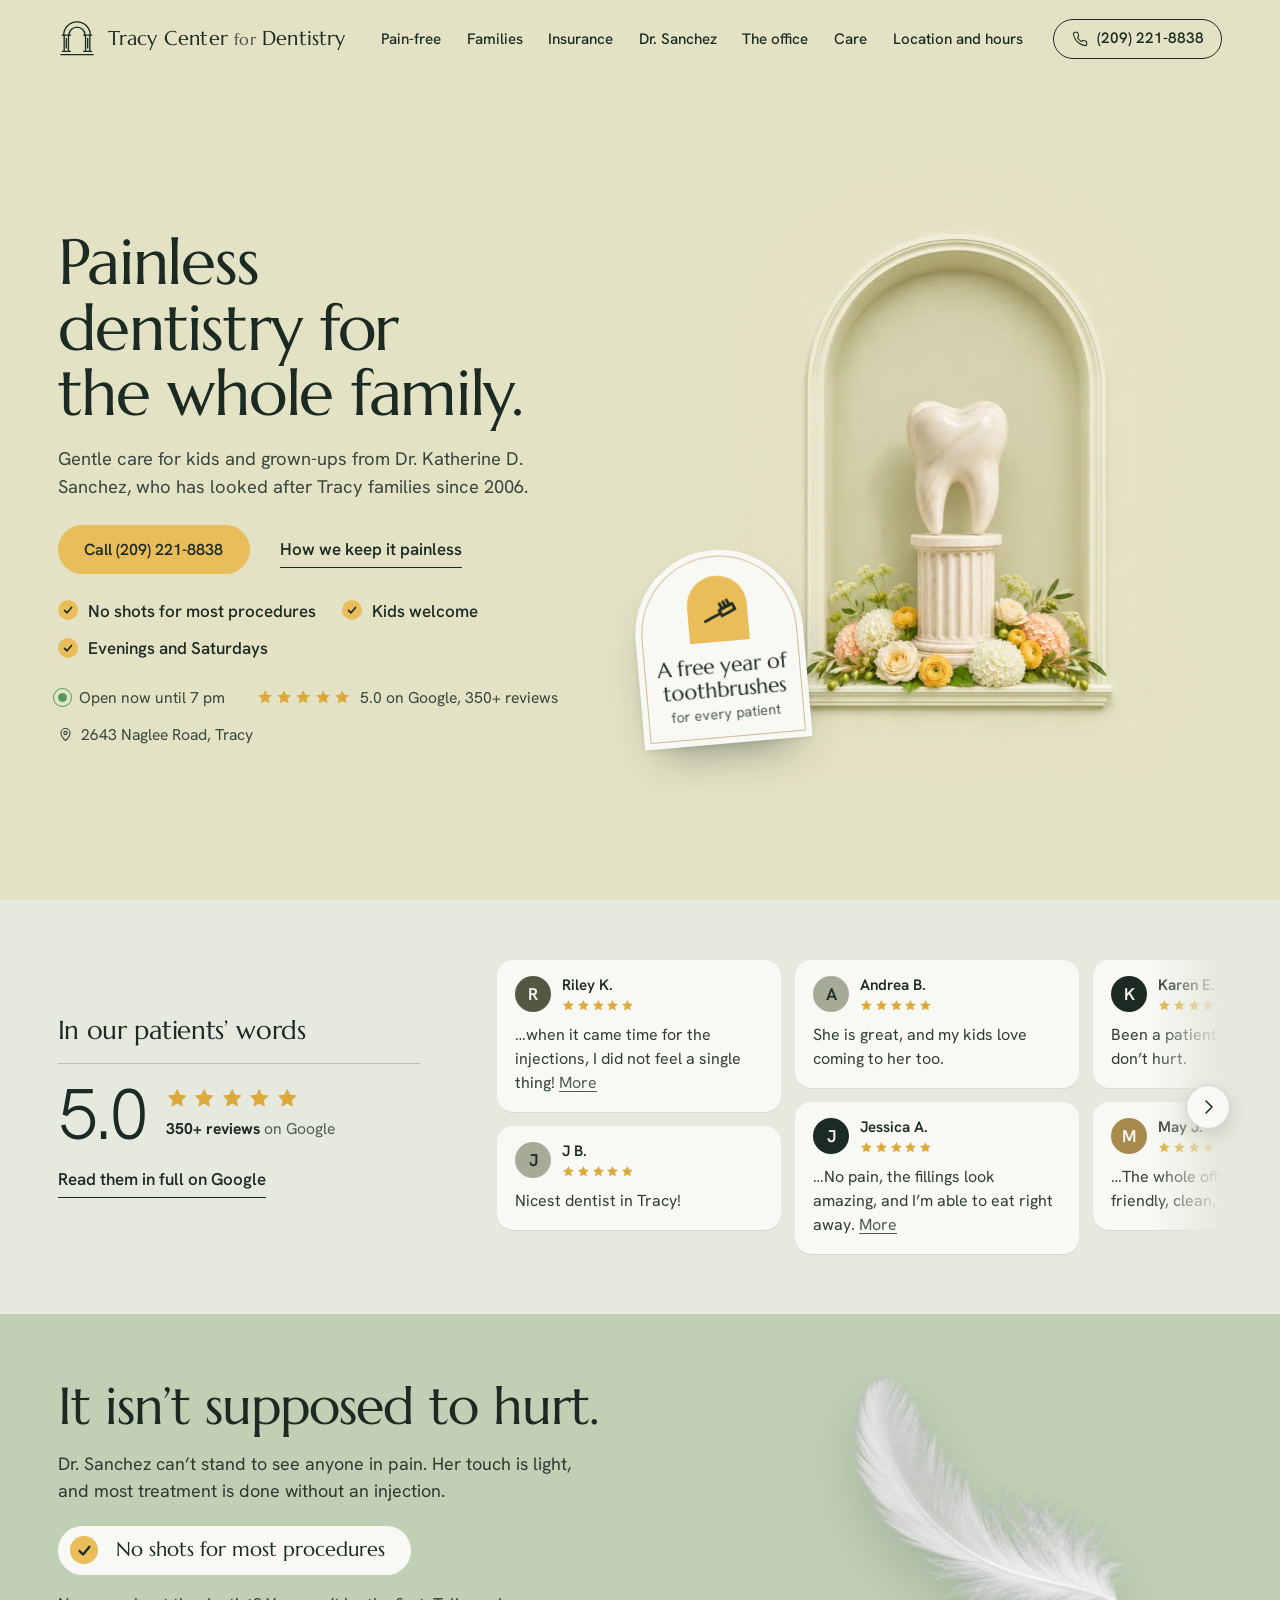
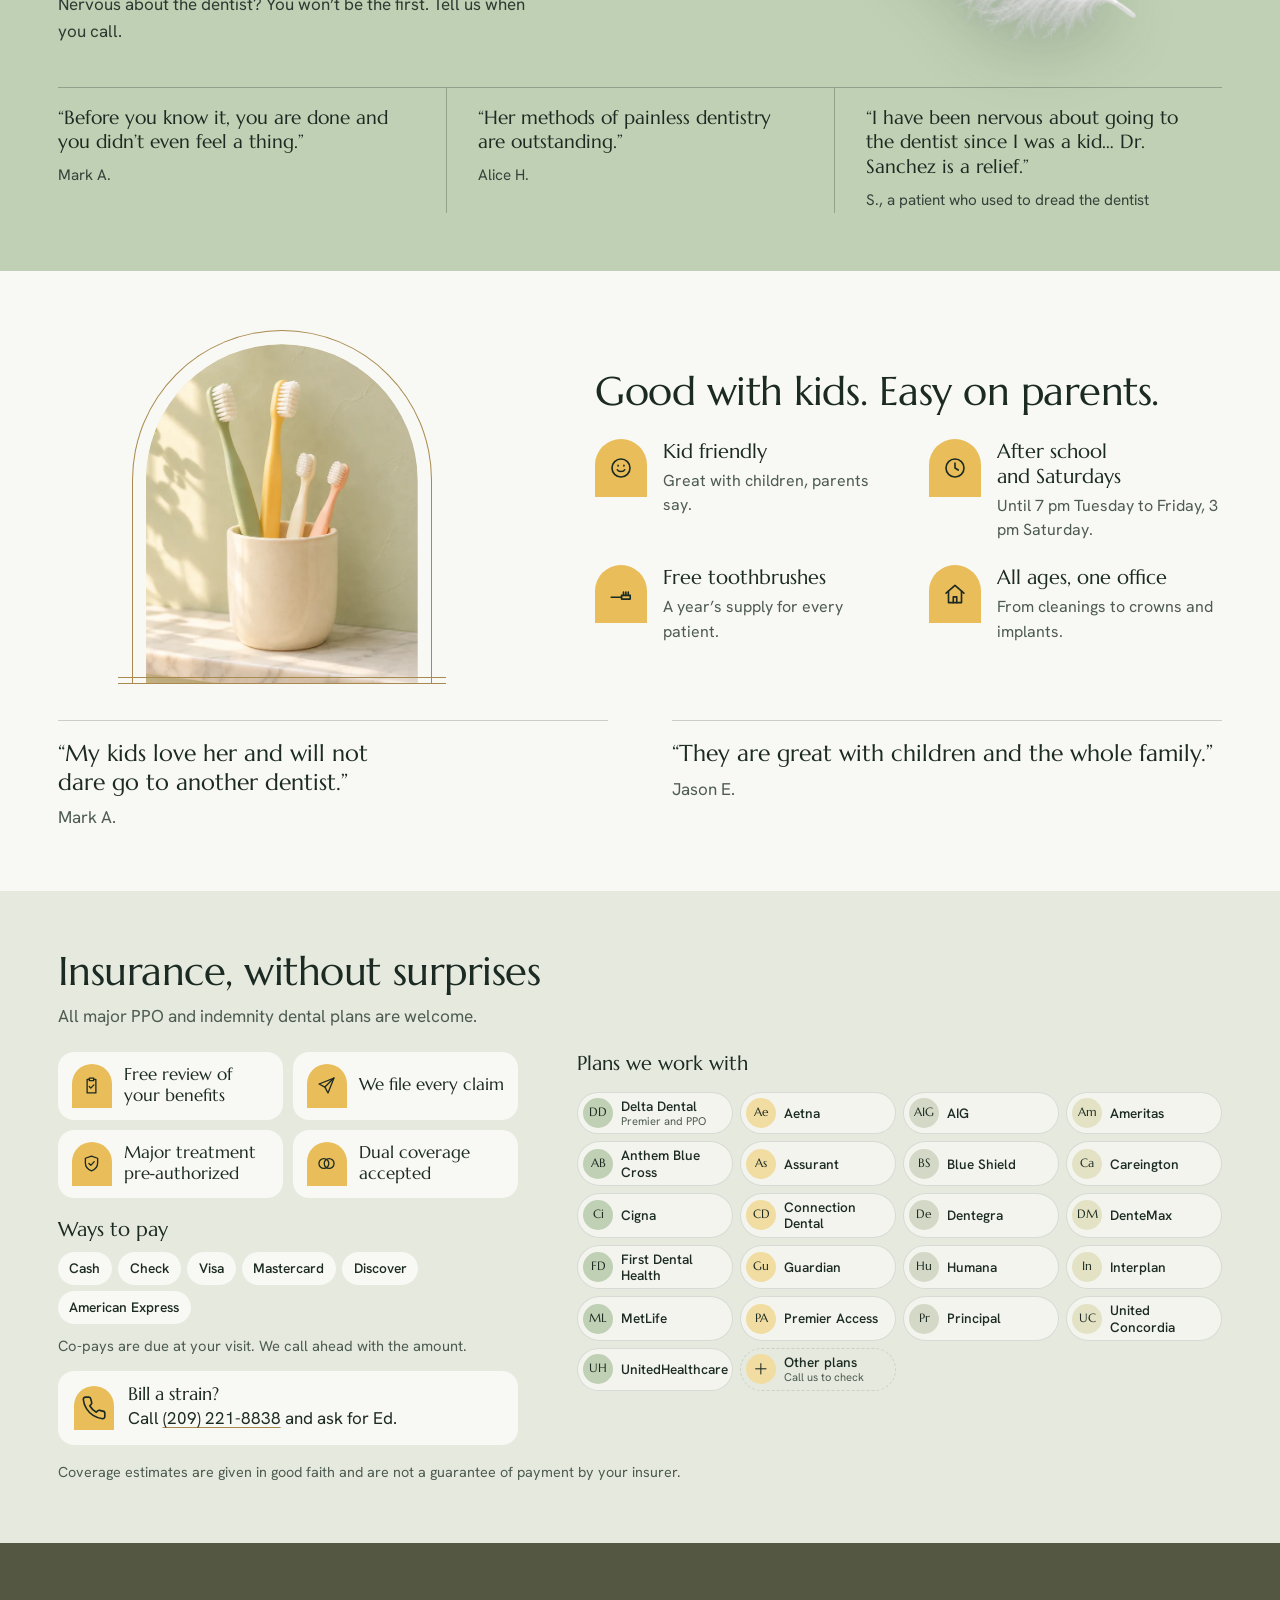
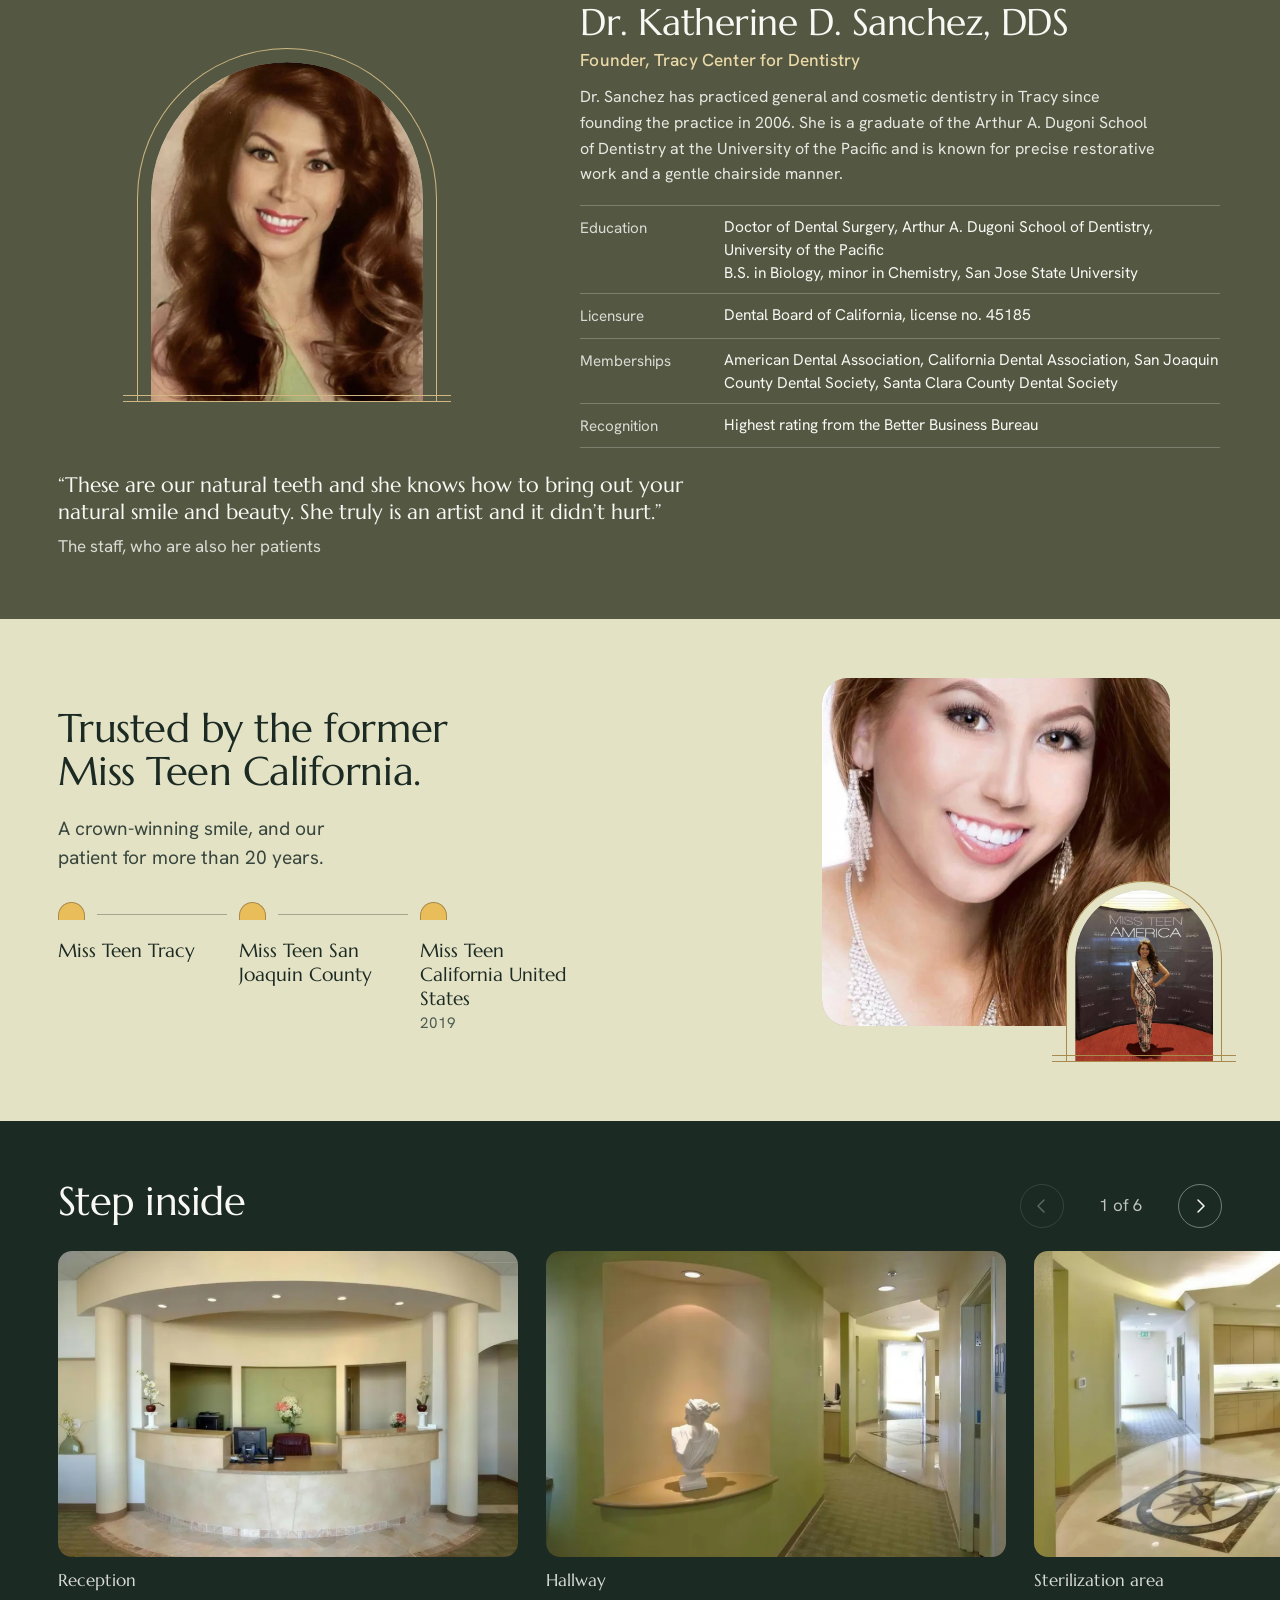
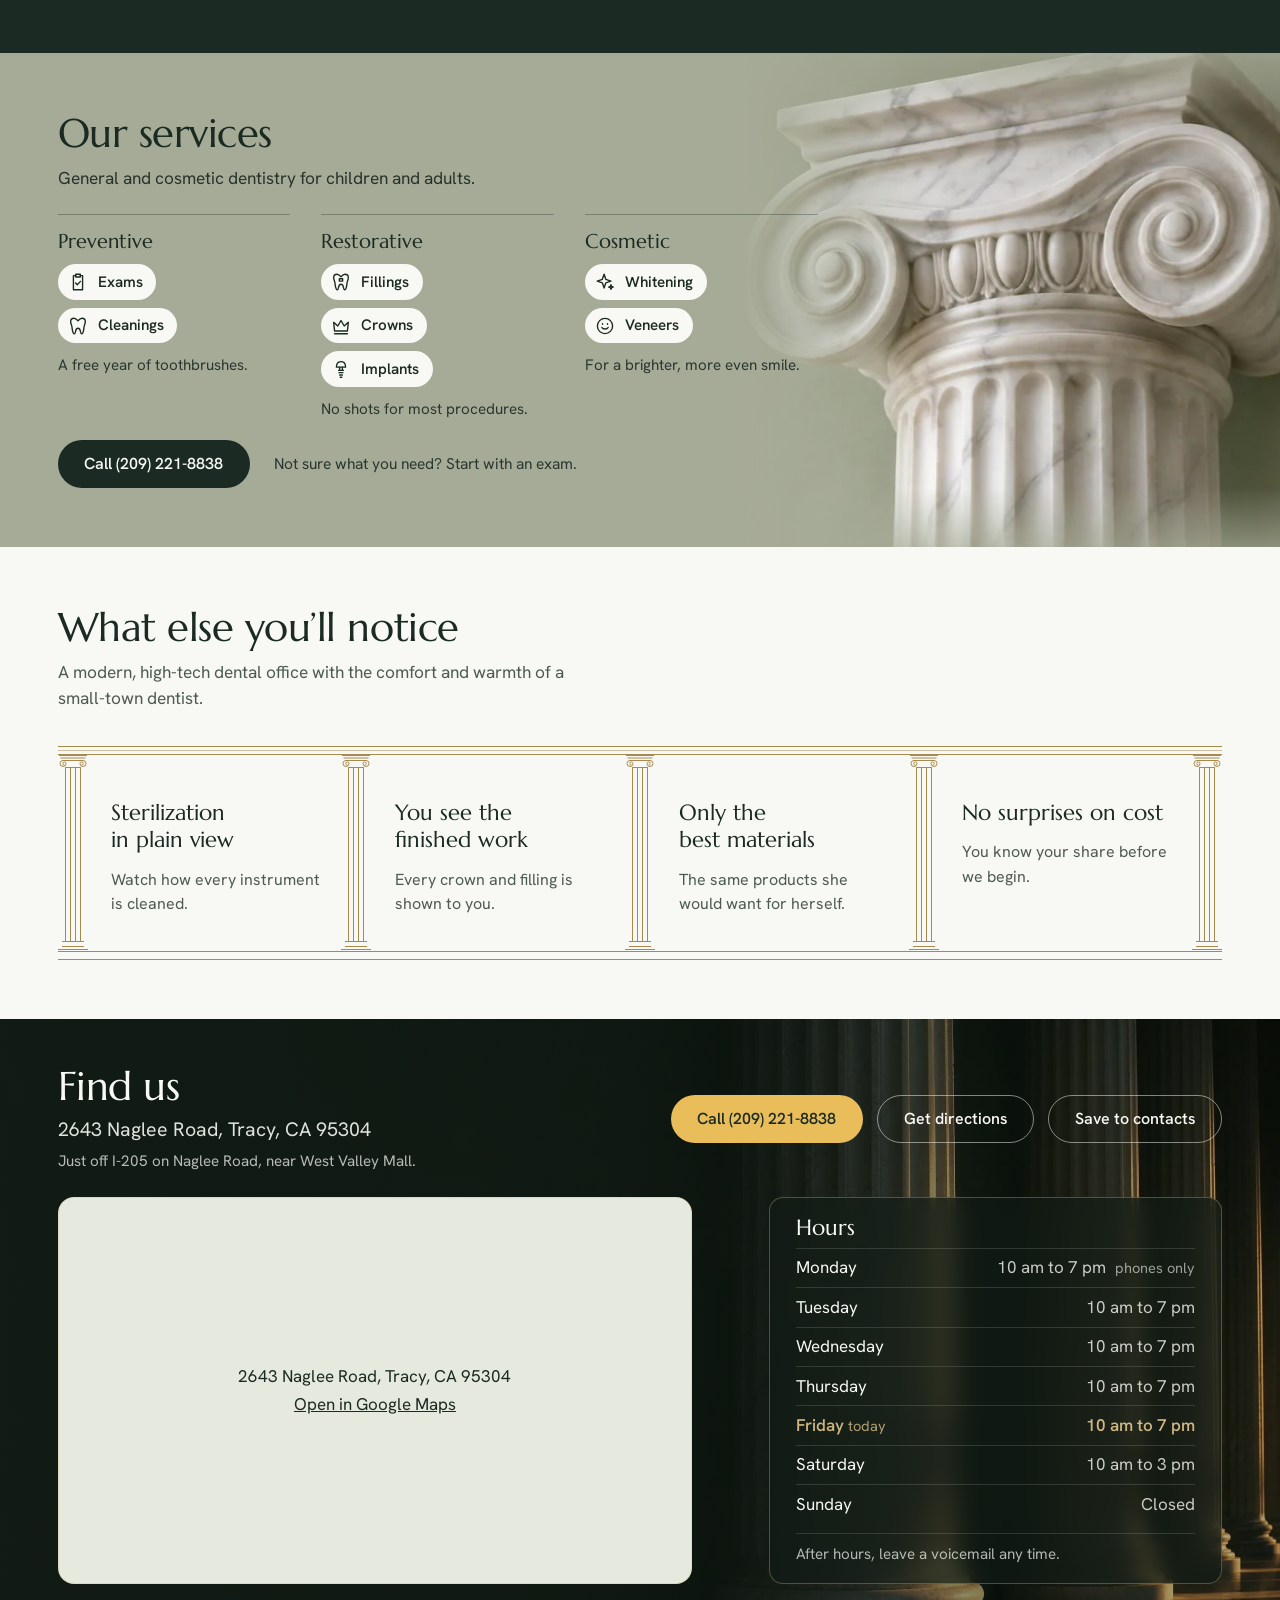
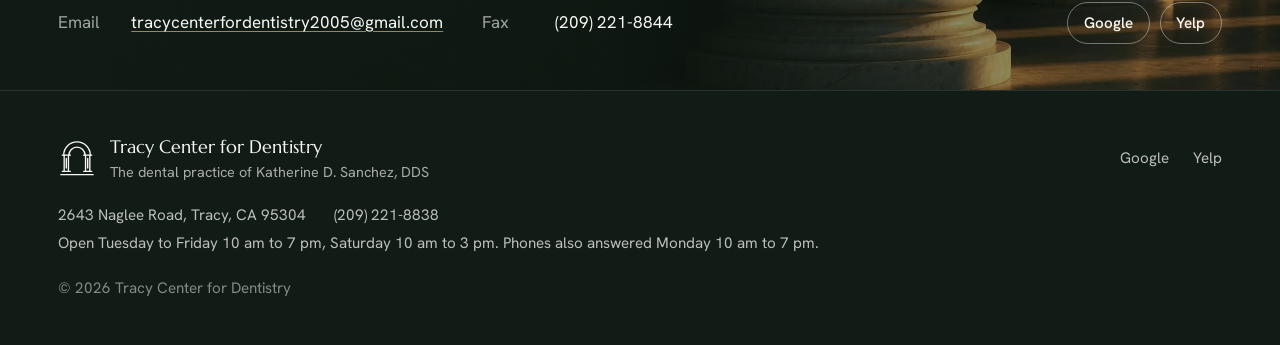
<file: index.html>
<!doctype html>
<html lang="en" class="no-js">
<head>
  <meta charset="utf-8">
  <meta name="viewport" content="width=device-width, initial-scale=1, viewport-fit=cover">
  <meta name="format-detection" content="telephone=no">
  <title>Painless Family Dentist in Tracy, CA | Tracy Center for Dentistry</title>
  <meta name="description" content="Painless dentistry for the whole family in Tracy, CA. No shots for most procedures, kids welcome, evenings and Saturdays. Call (209) 221-8838.">
  <link rel="canonical" href="https://www.tracycenterfordentistry.com/">
  <!-- STAGING ONLY. The next line keeps the demo out of search engines.
       On launch day change its content value to: index, follow, max-image-preview:large -->
  <meta name="robots" content="noindex, nofollow">
  <meta name="theme-color" content="#e4e2c5">
  <meta name="color-scheme" content="light">

  <meta property="og:type" content="website">
  <meta property="og:locale" content="en_US">
  <meta property="og:site_name" content="Tracy Center for Dentistry">
  <meta property="og:title" content="Painless Family Dentist in Tracy, CA | Tracy Center for Dentistry">
  <meta property="og:description" content="Painless dentistry for the whole family. No shots for most procedures, kids welcome, open evenings and Saturdays.">
  <meta property="og:url" content="https://www.tracycenterfordentistry.com/">
  <meta property="og:image" content="https://www.tracycenterfordentistry.com/assets/img/og.jpg">
  <meta property="og:image:width" content="1200">
  <meta property="og:image:height" content="630">
  <meta property="og:image:alt" content="The reception desk at Tracy Center for Dentistry, framed by two columns">
  <meta name="twitter:card" content="summary_large_image">
  <meta name="twitter:title" content="Painless Family Dentist in Tracy, CA | Tracy Center for Dentistry">
  <meta name="twitter:description" content="Painless dentistry for the whole family. No shots for most procedures, kids welcome, open evenings and Saturdays.">
  <meta name="twitter:image" content="https://www.tracycenterfordentistry.com/assets/img/og.jpg">

  <link rel="icon" href="favicon.ico" sizes="32x32">
  <link rel="icon" href="favicon.svg" type="image/svg+xml">
  <link rel="apple-touch-icon" href="apple-touch-icon.png">
  <link rel="manifest" href="site.webmanifest">
  <link rel="preload" href="assets/fonts/marcellus-latin-400-normal.woff2" as="font" type="font/woff2" crossorigin>
  <link rel="preload" href="assets/fonts/hanken-grotesk-latin-wght-normal.woff2" as="font" type="font/woff2" crossorigin>
  <link rel="preload" as="image" href="assets/img/niche-tooth.webp" imagesrcset="assets/img/niche-tooth-720.webp 720w, assets/img/niche-tooth.webp 1080w" imagesizes="(max-width: 900px) 96vw, 610px">
  <link rel="stylesheet" href="assets/css/site.css">
  <script>document.documentElement.classList.replace('no-js', 'js');</script>

  <script type="application/ld+json">
  {
    "@context": "https://schema.org",
    "@graph": [
      {
        "@type": "WebSite",
        "@id": "https://www.tracycenterfordentistry.com/#website",
        "url": "https://www.tracycenterfordentistry.com/",
        "name": "Tracy Center for Dentistry",
        "inLanguage": "en-US",
        "publisher": {
          "@id": "https://www.tracycenterfordentistry.com/#practice"
        }
      },
      {
        "@type": "Dentist",
        "@id": "https://www.tracycenterfordentistry.com/#practice",
        "name": "Tracy Center for Dentistry",
        "description": "Painless family and cosmetic dentistry in Tracy, California, led by Dr. Katherine D. Sanchez, DDS. No shots for most procedures, a kid-friendly team, an open sterilization area, and evening and Saturday appointments.",
        "url": "https://www.tracycenterfordentistry.com/",
        "image": "https://www.tracycenterfordentistry.com/assets/img/og.jpg",
        "telephone": "+1-209-221-8838",
        "faxNumber": "+1-209-221-8844",
        "email": "tracycenterfordentistry2005@gmail.com",
        "foundingDate": "2006",
        "founder": {
          "@type": "Person",
          "name": "Katherine D. Sanchez",
          "honorificSuffix": "DDS",
          "jobTitle": "Dentist",
          "sameAs": "https://www.linkedin.com/in/tracycenterfordentistry",
          "alumniOf": "University of the Pacific, Arthur A. Dugoni School of Dentistry",
          "memberOf": [
            {
              "@type": "Organization",
              "name": "American Dental Association"
            },
            {
              "@type": "Organization",
              "name": "California Dental Association"
            },
            {
              "@type": "Organization",
              "name": "San Joaquin County Dental Society"
            },
            {
              "@type": "Organization",
              "name": "Santa Clara County Dental Society"
            }
          ]
        },
        "address": {
          "@type": "PostalAddress",
          "streetAddress": "2643 Naglee Road",
          "addressLocality": "Tracy",
          "addressRegion": "CA",
          "postalCode": "95304",
          "addressCountry": "US"
        },
        "hasMap": "https://www.google.com/maps?cid=6623985831701287111",
        "geo": {
          "@type": "GeoCoordinates",
          "latitude": 37.7563752,
          "longitude": -121.4648825
        },
        "areaServed": {
          "@type": "City",
          "name": "Tracy, California"
        },
        "openingHoursSpecification": [
          {
            "@type": "OpeningHoursSpecification",
            "dayOfWeek": [
              "Tuesday",
              "Wednesday",
              "Thursday",
              "Friday"
            ],
            "opens": "10:00",
            "closes": "19:00"
          },
          {
            "@type": "OpeningHoursSpecification",
            "dayOfWeek": "Saturday",
            "opens": "10:00",
            "closes": "15:00"
          }
        ],
        "paymentAccepted": "Cash, Check, Visa, Mastercard, Discover, American Express",
        "medicalSpecialty": "Dentistry",
        "availableService": [
          {
            "@type": "MedicalProcedure",
            "name": "Dental exams"
          },
          {
            "@type": "MedicalProcedure",
            "name": "Professional teeth cleaning"
          },
          {
            "@type": "MedicalProcedure",
            "name": "Dental fillings"
          },
          {
            "@type": "MedicalProcedure",
            "name": "Dental crowns"
          },
          {
            "@type": "MedicalProcedure",
            "name": "Teeth whitening"
          },
          {
            "@type": "MedicalProcedure",
            "name": "Veneers"
          },
          {
            "@type": "MedicalProcedure",
            "name": "Dental implants"
          }
        ],
        "sameAs": [
          "https://www.yelp.com/biz/tracy-center-for-dentistry-tracy-2",
          "https://www.google.com/maps?cid=6623985831701287111"
        ],
        "contactPoint": {
          "@type": "ContactPoint",
          "telephone": "+1-209-221-8838",
          "contactType": "appointments",
          "areaServed": "US",
          "hoursAvailable": [
            {
              "@type": "OpeningHoursSpecification",
              "dayOfWeek": [
                "Monday",
                "Tuesday",
                "Wednesday",
                "Thursday",
                "Friday"
              ],
              "opens": "10:00",
              "closes": "19:00"
            },
            {
              "@type": "OpeningHoursSpecification",
              "dayOfWeek": "Saturday",
              "opens": "10:00",
              "closes": "15:00"
            }
          ]
        }
      }
    ]
  }
  </script>
</head>
<body>
  <a class="skip" href="#main">Skip to content</a>
  <svg width="0" height="0" style="position:absolute" aria-hidden="true" focusable="false">
    <symbol id="star" viewBox="0 0 20 20"><path d="M10 1.5l2.6 5.4 5.9.8-4.3 4.1 1 5.8L10 14.8l-5.2 2.8 1-5.8L1.5 7.7l5.9-.8z"/></symbol>
    <symbol id="i-tooth" viewBox="0 0 24 24"><g fill="none" stroke="currentColor" stroke-width="1.5" stroke-linecap="round" stroke-linejoin="round"><path d="M12 6.2C10.8 5 9.4 3.6 7.6 3.6C5.5 3.6 4 5.2 4 7.4C4 9 4.7 10.2 5.1 11.6C5.6 13.4 5.6 15.2 6 17C6.3 18.4 6.8 20.4 7.9 20.4C9 20.4 9.2 18.6 9.5 17.2C9.8 15.7 10.6 14.4 12 14.4C13.4 14.4 14.2 15.7 14.5 17.2C14.8 18.6 15 20.4 16.1 20.4C17.2 20.4 17.7 18.4 18 17C18.4 15.2 18.4 13.4 18.9 11.6C19.3 10.2 20 9 20 7.4C20 5.2 18.5 3.6 16.4 3.6C14.6 3.6 13.2 5 12 6.2Z"/></g></symbol>
    <symbol id="i-filling" viewBox="0 0 24 24"><g fill="none" stroke="currentColor" stroke-width="1.5" stroke-linecap="round" stroke-linejoin="round"><path d="M12 6.2C10.8 5 9.4 3.6 7.6 3.6C5.5 3.6 4 5.2 4 7.4C4 9 4.7 10.2 5.1 11.6C5.6 13.4 5.6 15.2 6 17C6.3 18.4 6.8 20.4 7.9 20.4C9 20.4 9.2 18.6 9.5 17.2C9.8 15.7 10.6 14.4 12 14.4C13.4 14.4 14.2 15.7 14.5 17.2C14.8 18.6 15 20.4 16.1 20.4C17.2 20.4 17.7 18.4 18 17C18.4 15.2 18.4 13.4 18.9 11.6C19.3 10.2 20 9 20 7.4C20 5.2 18.5 3.6 16.4 3.6C14.6 3.6 13.2 5 12 6.2Z"/><path d="M10.2 8.4h3.6v2.6h-3.6z"/></g></symbol>
    <symbol id="i-crown" viewBox="0 0 24 24"><g fill="none" stroke="currentColor" stroke-width="1.5" stroke-linecap="round" stroke-linejoin="round"><path d="M5 17.5L4 8l4.5 4L12 6l3.5 6L20 8l-1 9.5z"/><path d="M5 20.5h14"/></g></symbol>
    <symbol id="i-sparkle" viewBox="0 0 24 24"><g fill="none" stroke="currentColor" stroke-width="1.5" stroke-linecap="round" stroke-linejoin="round"><path d="M11 3.5L12.9 9.1L18.5 11L12.9 12.9L11 18.5L9.1 12.9L3.5 11L9.1 9.1Z"/><path d="M18.5 15L19.2 16.8L21 17.5L19.2 18.2L18.5 20L17.8 18.2L16 17.5L17.8 16.8Z"/></g></symbol>
    <symbol id="i-implant" viewBox="0 0 24 24"><g fill="none" stroke="currentColor" stroke-width="1.5" stroke-linecap="round" stroke-linejoin="round"><path d="M7 10C7 6.5 9 4 12 4C15 4 17 6.5 17 10Z"/><path d="M10.5 10V13M13.5 10V13"/><path d="M9.4 13.5H14.6M9.9 16H14.1M10.5 18.5H13.5M11.2 21H12.8"/></g></symbol>
    <symbol id="i-smile" viewBox="0 0 24 24"><g fill="none" stroke="currentColor" stroke-width="1.5" stroke-linecap="round" stroke-linejoin="round"><circle cx="12" cy="12" r="8.3"/><path d="M8.6 13.6C9.6 15.8 14.4 15.8 15.4 13.6"/><path d="M9.3 9.6V10.2M14.7 9.6V10.2"/></g></symbol>
    <symbol id="i-clock" viewBox="0 0 24 24"><g fill="none" stroke="currentColor" stroke-width="1.5" stroke-linecap="round" stroke-linejoin="round"><circle cx="12" cy="12" r="8.3"/><path d="M12 7.4V12L15 13.9"/></g></symbol>
    <symbol id="i-brush" viewBox="0 0 24 24"><g fill="none" stroke="currentColor" stroke-width="1.5" stroke-linecap="round" stroke-linejoin="round"><path d="M3 15H12.5"/><path d="M12.5 13.3H20.5V16.7H12.5Z"/><path d="M14.3 13.3V10.2M16.5 13.3V10.2M18.7 13.3V10.2"/></g></symbol>
    <symbol id="i-home" viewBox="0 0 24 24"><g fill="none" stroke="currentColor" stroke-width="1.5" stroke-linecap="round" stroke-linejoin="round"><path d="M3.8 11.2L12 4L20.2 11.2"/><path d="M6 9.6V20H18V9.6"/><path d="M10.4 20V14.6H13.6V20"/></g></symbol>
    <symbol id="i-clipboard" viewBox="0 0 24 24"><g fill="none" stroke="currentColor" stroke-width="1.5" stroke-linecap="round" stroke-linejoin="round"><path d="M9.5 5H7V20.5H17V5H14.5"/><path d="M9.5 3.5H14.5V6.5H9.5Z"/><path d="M9.4 13.2L11.2 15L14.7 11.3"/></g></symbol>
    <symbol id="i-send" viewBox="0 0 24 24"><g fill="none" stroke="currentColor" stroke-width="1.5" stroke-linecap="round" stroke-linejoin="round"><path d="M20.5 3.5L3.5 10.3L10.2 13.8L13.7 20.5Z"/><path d="M10.2 13.8L20.5 3.5"/></g></symbol>
    <symbol id="i-shield" viewBox="0 0 24 24"><g fill="none" stroke="currentColor" stroke-width="1.5" stroke-linecap="round" stroke-linejoin="round"><path d="M12 3.5L19 6V11.5C19 15.8 16 19 12 20.5C8 19 5 15.8 5 11.5V6Z"/><path d="M9 11.9L11.2 14.1L15.1 9.9"/></g></symbol>
    <symbol id="i-dual" viewBox="0 0 24 24"><g fill="none" stroke="currentColor" stroke-width="1.5" stroke-linecap="round" stroke-linejoin="round"><circle cx="9" cy="12" r="5.6"/><circle cx="15" cy="12" r="5.6"/></g></symbol>
    <symbol id="i-phone" viewBox="0 0 24 24"><g fill="none" stroke="currentColor" stroke-width="1.5" stroke-linecap="round" stroke-linejoin="round"><path d="M22 16.92v3a2 2 0 0 1-2.18 2 19.79 19.79 0 0 1-8.63-3.07 19.5 19.5 0 0 1-6-6 19.79 19.79 0 0 1-3.07-8.67A2 2 0 0 1 4.11 2h3a2 2 0 0 1 2 1.72c.127.96.361 1.903.7 2.81a2 2 0 0 1-.45 2.11L8.09 9.91a16 16 0 0 0 6 6l1.27-1.27a2 2 0 0 1 2.11-.45c.907.339 1.85.573 2.81.7A2 2 0 0 1 22 16.92z"/></g></symbol>
  </svg>

  <header class="site-header" data-header>
    <a class="brand" href="#top" aria-label="Tracy Center for Dentistry, back to top">
      <svg class="brand__mark" viewBox="0 0 40 40" fill="none" stroke="currentColor" stroke-width="1.4" stroke-linecap="round" stroke-linejoin="round" aria-hidden="true">
        <path pathLength="1" d="M6 16a14 14 0 0 1 28 0"/>
        <path pathLength="1" d="M11.5 16a8.5 8.5 0 0 1 17 0"/>
        <path pathLength="1" d="M4.5 16h8.5M27 16h8.5"/>
        <path pathLength="1" d="M6.5 16v17M11 16v17M29 16v17M33.5 16v17"/>
        <path pathLength="1" d="M8.75 19.5v10M31.25 19.5v10"/>
        <path pathLength="1" d="M4.5 33h8.5M27 33h8.5M3 36.5h34"/>
      </svg>
      <span class="brand__name">Tracy Center <span class="brand__for">for</span> Dentistry</span>
    </a>

    <nav class="nav" aria-label="Main">
      <a href="#painless">Pain-free</a>
      <a href="#families">Families</a>
      <a href="#insurance">Insurance</a>
      <a href="#doctor">Dr. Sanchez</a>
      <a href="#office">The office</a>
      <a href="#care">Care</a>
      <a href="#visit">Location and hours</a>
    </nav>

    <a class="btn btn--header" href="tel:+12092218838">
      <svg class="icon" viewBox="0 0 24 24" fill="none" stroke="currentColor" stroke-width="1.6" stroke-linecap="round" stroke-linejoin="round" aria-hidden="true"><path d="M22 16.92v3a2 2 0 0 1-2.18 2 19.79 19.79 0 0 1-8.63-3.07 19.5 19.5 0 0 1-6-6 19.79 19.79 0 0 1-3.07-8.67A2 2 0 0 1 4.11 2h3a2 2 0 0 1 2 1.72c.127.96.361 1.903.7 2.81a2 2 0 0 1-.45 2.11L8.09 9.91a16 16 0 0 0 6 6l1.27-1.27a2 2 0 0 1 2.11-.45c.907.339 1.85.573 2.81.7A2 2 0 0 1 22 16.92z"/></svg>
      <span>(209) 221-8838</span>
    </a>

    <button class="menu-toggle" type="button" aria-label="Menu" aria-expanded="false" aria-controls="menu" data-menu-toggle>
      <span class="menu-toggle__label">Menu</span>
      <span class="menu-toggle__bars" aria-hidden="true"><i></i><i></i></span>
    </button>
  </header>

  <nav class="menu" id="menu" aria-label="Menu" data-menu hidden>
    <div class="menu__nav">
      <a href="#painless">Pain-free dentistry</a>
      <a href="#families">Families</a>
      <a href="#insurance">Insurance</a>
      <a href="#doctor">Dr. Sanchez</a>
      <a href="#office">The office</a>
      <a href="#care">Care</a>
      <a href="#visit">Location and hours</a>
    </div>
    <p class="menu__foot">
      <a href="tel:+12092218838">(209) 221-8838</a><br>
      2643 Naglee Road, Tracy, CA 95304
    </p>
  </nav>

  <main id="main">

    <!-- Hero -->
    <section class="hero" id="top">
      <div class="hero__inner wrap">
        <div class="hero__copy">
          <h1 class="hero__title">
            <span class="line"><span>Painless</span></span>
            <span class="line"><span>dentistry for</span></span>
            <span class="line"><span>the whole family.</span></span>
          </h1>
          <p class="hero__lede">Gentle care for kids and grown-ups from Dr. Katherine D. Sanchez, who has looked after Tracy families since 2006.</p>
          <div class="hero__actions">
            <a class="btn btn--primary" href="tel:+12092218838">Call (209) 221-8838</a>
            <a class="link" href="#painless">How we keep it painless</a>
          </div>
          <ul class="ticks">
            <li>No shots for most procedures</li>
            <li>Kids welcome</li>
            <li>Evenings and Saturdays</li>
          </ul>
          <a class="gift gift--chip" href="#families" aria-label="A free year of toothbrushes for every patient. See what else families get.">
            <span class="badge"><svg class="ico" viewBox="0 0 24 24" aria-hidden="true"><use href="#i-brush"/></svg></span>
            <span class="gift__text">
              <span class="gift__title">A free year of toothbrushes</span>
              <span class="gift__note">for every patient</span>
            </span>
          </a>
          <div class="hero__meta">
            <p class="status" data-status>
              <span class="status__dot" aria-hidden="true"></span>
              <span data-status-text>Tuesday to Friday 10 am to 7 pm, Saturday 10 am to 3 pm</span>
            </p>
            <a class="hero__rating" href="#patients">
              <span class="stars" aria-hidden="true"><svg viewBox="0 0 20 20"><use href="#star"/></svg><svg viewBox="0 0 20 20"><use href="#star"/></svg><svg viewBox="0 0 20 20"><use href="#star"/></svg><svg viewBox="0 0 20 20"><use href="#star"/></svg><svg viewBox="0 0 20 20"><use href="#star"/></svg></span>
              <span>5.0 on Google, 350+ reviews</span>
            </a>
            <a class="hero__place" href="#visit">
              <svg viewBox="0 0 20 20" fill="none" stroke="currentColor" stroke-width="1.5" stroke-linecap="round" stroke-linejoin="round" aria-hidden="true"><path d="M10 18s6-5.2 6-10a6 6 0 1 0-12 0c0 4.8 6 10 6 10Z"/><circle cx="10" cy="8" r="2.2"/></svg>
              <span>2643 Naglee Road, Tracy</span>
            </a>
          </div>
        </div>

        <figure class="hero__niche" data-bust>
          <img
            src="assets/img/niche-tooth.webp"
            srcset="assets/img/niche-tooth-720.webp 720w, assets/img/niche-tooth.webp 1080w"
            sizes="(max-width: 900px) 96vw, 610px"
            width="1080" height="1368"
            alt="A marble sculpture of a tooth on a small fluted column, ringed with fresh flowers, in an arched wall niche"
            fetchpriority="high">
          <a class="gift gift--tag" href="#families" aria-label="A free year of toothbrushes for every patient. See what else families get.">
            <span class="badge"><svg class="ico" viewBox="0 0 24 24" aria-hidden="true"><use href="#i-brush"/></svg></span>
            <span class="gift__text">
              <span class="gift__title">A free year of toothbrushes</span>
              <span class="gift__note">for every patient</span>
            </span>
          </a>
        </figure>
      </div>
    </section>

    <!-- Patients -->
    <section class="voices" id="patients">
      <div class="wrap voices__grid">
        <div class="voices__lead">
          <h2>In our patients&rsquo; words</h2>
          <div class="rating" data-reveal="rating">
            <p class="rating__score"><span class="sr-only">Rated </span>5.0<span class="sr-only"> out of 5 on Google</span></p>
            <span class="stars" aria-hidden="true"><svg viewBox="0 0 20 20"><use href="#star"/></svg><svg viewBox="0 0 20 20"><use href="#star"/></svg><svg viewBox="0 0 20 20"><use href="#star"/></svg><svg viewBox="0 0 20 20"><use href="#star"/></svg><svg viewBox="0 0 20 20"><use href="#star"/></svg></span>
            <p class="rating__note"><strong>350+ reviews</strong> on Google</p>
            <a class="link" href="https://www.google.com/maps?cid=6623985831701287111" target="_blank" rel="noopener">Read them in full on Google<span class="sr-only"> (opens in a new tab)</span></a>
          </div>
        </div>

        <div class="voices__stage">
          <div class="reviews" data-reviews data-reveal="reviews" tabindex="0" role="region" aria-label="Reviews from Google. Scroll sideways for more.">
            <div class="reviews__col">
              <figure class="review">
                <figcaption class="review__who">
                  <span class="review__avatar review__avatar--a" aria-hidden="true">R</span>
                  <span class="review__name">Riley K.</span>
                  <span class="stars" role="img" aria-label="5 out of 5 stars"><svg viewBox="0 0 20 20" aria-hidden="true"><use href="#star"/></svg><svg viewBox="0 0 20 20" aria-hidden="true"><use href="#star"/></svg><svg viewBox="0 0 20 20" aria-hidden="true"><use href="#star"/></svg><svg viewBox="0 0 20 20" aria-hidden="true"><use href="#star"/></svg><svg viewBox="0 0 20 20" aria-hidden="true"><use href="#star"/></svg></span>
                </figcaption>
                <blockquote><p>&hellip;when it came time for the injections, I did not feel a single thing! <a class="review__more" href="https://www.google.com/maps?cid=6623985831701287111" target="_blank" rel="noopener">More<span class="sr-only"> of the review by Riley K. on Google</span><span class="sr-only"> (opens in a new tab)</span></a></p></blockquote>
              </figure>
              <figure class="review">
                <figcaption class="review__who">
                  <span class="review__avatar review__avatar--d" aria-hidden="true">J</span>
                  <span class="review__name">J B.</span>
                  <span class="stars" role="img" aria-label="5 out of 5 stars"><svg viewBox="0 0 20 20" aria-hidden="true"><use href="#star"/></svg><svg viewBox="0 0 20 20" aria-hidden="true"><use href="#star"/></svg><svg viewBox="0 0 20 20" aria-hidden="true"><use href="#star"/></svg><svg viewBox="0 0 20 20" aria-hidden="true"><use href="#star"/></svg><svg viewBox="0 0 20 20" aria-hidden="true"><use href="#star"/></svg></span>
                </figcaption>
                <blockquote><p>Nicest dentist in Tracy!</p></blockquote>
              </figure>
            </div>
            <div class="reviews__col">
              <figure class="review">
                <figcaption class="review__who">
                  <span class="review__avatar review__avatar--d" aria-hidden="true">A</span>
                  <span class="review__name">Andrea B.</span>
                  <span class="stars" role="img" aria-label="5 out of 5 stars"><svg viewBox="0 0 20 20" aria-hidden="true"><use href="#star"/></svg><svg viewBox="0 0 20 20" aria-hidden="true"><use href="#star"/></svg><svg viewBox="0 0 20 20" aria-hidden="true"><use href="#star"/></svg><svg viewBox="0 0 20 20" aria-hidden="true"><use href="#star"/></svg><svg viewBox="0 0 20 20" aria-hidden="true"><use href="#star"/></svg></span>
                </figcaption>
                <blockquote><p>She is great, and my kids love coming to her too.</p></blockquote>
              </figure>
              <figure class="review">
                <figcaption class="review__who">
                  <span class="review__avatar review__avatar--c" aria-hidden="true">J</span>
                  <span class="review__name">Jessica A.</span>
                  <span class="stars" role="img" aria-label="5 out of 5 stars"><svg viewBox="0 0 20 20" aria-hidden="true"><use href="#star"/></svg><svg viewBox="0 0 20 20" aria-hidden="true"><use href="#star"/></svg><svg viewBox="0 0 20 20" aria-hidden="true"><use href="#star"/></svg><svg viewBox="0 0 20 20" aria-hidden="true"><use href="#star"/></svg><svg viewBox="0 0 20 20" aria-hidden="true"><use href="#star"/></svg></span>
                </figcaption>
                <blockquote><p>&hellip;No pain, the fillings look amazing, and I&rsquo;m able to eat right away. <a class="review__more" href="https://www.google.com/maps?cid=6623985831701287111" target="_blank" rel="noopener">More<span class="sr-only"> of the review by Jessica A. on Google</span><span class="sr-only"> (opens in a new tab)</span></a></p></blockquote>
              </figure>
            </div>
            <div class="reviews__col">
              <figure class="review">
                <figcaption class="review__who">
                  <span class="review__avatar review__avatar--c" aria-hidden="true">K</span>
                  <span class="review__name">Karen E.</span>
                  <span class="stars" role="img" aria-label="5 out of 5 stars"><svg viewBox="0 0 20 20" aria-hidden="true"><use href="#star"/></svg><svg viewBox="0 0 20 20" aria-hidden="true"><use href="#star"/></svg><svg viewBox="0 0 20 20" aria-hidden="true"><use href="#star"/></svg><svg viewBox="0 0 20 20" aria-hidden="true"><use href="#star"/></svg><svg viewBox="0 0 20 20" aria-hidden="true"><use href="#star"/></svg></span>
                </figcaption>
                <blockquote><p>Been a patient since 2006. Shots don&rsquo;t hurt.</p></blockquote>
              </figure>
              <figure class="review">
                <figcaption class="review__who">
                  <span class="review__avatar review__avatar--b" aria-hidden="true">M</span>
                  <span class="review__name">May J.</span>
                  <span class="stars" role="img" aria-label="5 out of 5 stars"><svg viewBox="0 0 20 20" aria-hidden="true"><use href="#star"/></svg><svg viewBox="0 0 20 20" aria-hidden="true"><use href="#star"/></svg><svg viewBox="0 0 20 20" aria-hidden="true"><use href="#star"/></svg><svg viewBox="0 0 20 20" aria-hidden="true"><use href="#star"/></svg><svg viewBox="0 0 20 20" aria-hidden="true"><use href="#star"/></svg></span>
                </figcaption>
                <blockquote><p>&hellip;The whole office is very kid friendly, clean, and elegant. <a class="review__more" href="https://www.google.com/maps?cid=6623985831701287111" target="_blank" rel="noopener">More<span class="sr-only"> of the review by May J. on Google</span><span class="sr-only"> (opens in a new tab)</span></a></p></blockquote>
              </figure>
            </div>
            <div class="reviews__col">
              <figure class="review">
                <figcaption class="review__who">
                  <span class="review__avatar review__avatar--b" aria-hidden="true">D</span>
                  <span class="review__name">Dawn C.</span>
                  <span class="stars" role="img" aria-label="5 out of 5 stars"><svg viewBox="0 0 20 20" aria-hidden="true"><use href="#star"/></svg><svg viewBox="0 0 20 20" aria-hidden="true"><use href="#star"/></svg><svg viewBox="0 0 20 20" aria-hidden="true"><use href="#star"/></svg><svg viewBox="0 0 20 20" aria-hidden="true"><use href="#star"/></svg><svg viewBox="0 0 20 20" aria-hidden="true"><use href="#star"/></svg></span>
                </figcaption>
                <blockquote><p>&hellip;there was no need for an injection and I didn&rsquo;t feel any pain&hellip; <a class="review__more" href="https://www.google.com/maps?cid=6623985831701287111" target="_blank" rel="noopener">More<span class="sr-only"> of the review by Dawn C. on Google</span><span class="sr-only"> (opens in a new tab)</span></a></p></blockquote>
              </figure>
              <figure class="review">
                <figcaption class="review__who">
                  <span class="review__avatar review__avatar--a" aria-hidden="true">J</span>
                  <span class="review__name">Joseph B.</span>
                  <span class="stars" role="img" aria-label="5 out of 5 stars"><svg viewBox="0 0 20 20" aria-hidden="true"><use href="#star"/></svg><svg viewBox="0 0 20 20" aria-hidden="true"><use href="#star"/></svg><svg viewBox="0 0 20 20" aria-hidden="true"><use href="#star"/></svg><svg viewBox="0 0 20 20" aria-hidden="true"><use href="#star"/></svg><svg viewBox="0 0 20 20" aria-hidden="true"><use href="#star"/></svg></span>
                </figcaption>
                <blockquote><p>Go here. Been a patient since 2006. Best dentist in town</p></blockquote>
              </figure>
            </div>
            <div class="reviews__col">
              <figure class="review">
                <figcaption class="review__who">
                  <span class="review__avatar review__avatar--a" aria-hidden="true">C</span>
                  <span class="review__name">Colby O.</span>
                  <span class="stars" role="img" aria-label="5 out of 5 stars"><svg viewBox="0 0 20 20" aria-hidden="true"><use href="#star"/></svg><svg viewBox="0 0 20 20" aria-hidden="true"><use href="#star"/></svg><svg viewBox="0 0 20 20" aria-hidden="true"><use href="#star"/></svg><svg viewBox="0 0 20 20" aria-hidden="true"><use href="#star"/></svg><svg viewBox="0 0 20 20" aria-hidden="true"><use href="#star"/></svg></span>
                </figcaption>
                <blockquote><p>Have been going for most of my life and never a bad experience!</p></blockquote>
              </figure>
              <figure class="review">
                <figcaption class="review__who">
                  <span class="review__avatar review__avatar--d" aria-hidden="true">J</span>
                  <span class="review__name">Jacob M.</span>
                  <span class="stars" role="img" aria-label="5 out of 5 stars"><svg viewBox="0 0 20 20" aria-hidden="true"><use href="#star"/></svg><svg viewBox="0 0 20 20" aria-hidden="true"><use href="#star"/></svg><svg viewBox="0 0 20 20" aria-hidden="true"><use href="#star"/></svg><svg viewBox="0 0 20 20" aria-hidden="true"><use href="#star"/></svg><svg viewBox="0 0 20 20" aria-hidden="true"><use href="#star"/></svg></span>
                </figcaption>
                <blockquote><p>&hellip;She was very gentle, I didn&rsquo;t feel a thing. <a class="review__more" href="https://www.google.com/maps?cid=6623985831701287111" target="_blank" rel="noopener">More<span class="sr-only"> of the review by Jacob M. on Google</span><span class="sr-only"> (opens in a new tab)</span></a></p></blockquote>
              </figure>
            </div>
            <div class="reviews__col">
              <figure class="review">
                <figcaption class="review__who">
                  <span class="review__avatar review__avatar--d" aria-hidden="true">K</span>
                  <span class="review__name">Kurt R.</span>
                  <span class="stars" role="img" aria-label="5 out of 5 stars"><svg viewBox="0 0 20 20" aria-hidden="true"><use href="#star"/></svg><svg viewBox="0 0 20 20" aria-hidden="true"><use href="#star"/></svg><svg viewBox="0 0 20 20" aria-hidden="true"><use href="#star"/></svg><svg viewBox="0 0 20 20" aria-hidden="true"><use href="#star"/></svg><svg viewBox="0 0 20 20" aria-hidden="true"><use href="#star"/></svg></span>
                </figcaption>
                <blockquote><p>&hellip;My whole family has been patients for 20yrs. <a class="review__more" href="https://www.google.com/maps?cid=6623985831701287111" target="_blank" rel="noopener">More<span class="sr-only"> of the review by Kurt R. on Google</span><span class="sr-only"> (opens in a new tab)</span></a></p></blockquote>
              </figure>
              <figure class="review">
                <figcaption class="review__who">
                  <span class="review__avatar review__avatar--c" aria-hidden="true">K</span>
                  <span class="review__name">Kevin R.</span>
                  <span class="stars" role="img" aria-label="5 out of 5 stars"><svg viewBox="0 0 20 20" aria-hidden="true"><use href="#star"/></svg><svg viewBox="0 0 20 20" aria-hidden="true"><use href="#star"/></svg><svg viewBox="0 0 20 20" aria-hidden="true"><use href="#star"/></svg><svg viewBox="0 0 20 20" aria-hidden="true"><use href="#star"/></svg><svg viewBox="0 0 20 20" aria-hidden="true"><use href="#star"/></svg></span>
                </figcaption>
                <blockquote><p>Good experience got a filling done and I did not feel the needle!</p></blockquote>
              </figure>
            </div>
          </div>

          <div class="reviews__nav" data-reviews-nav hidden>
            <button class="round round--dark" type="button" data-reviews-prev aria-label="Earlier reviews">
              <svg viewBox="0 0 20 20" aria-hidden="true"><path d="M12 4 6 10l6 6" fill="none" stroke="currentColor" stroke-width="1.5" stroke-linecap="round" stroke-linejoin="round"/></svg>
            </button>
            <button class="round round--dark" type="button" data-reviews-next aria-label="More reviews">
              <svg viewBox="0 0 20 20" aria-hidden="true"><path d="m8 4 6 6-6 6" fill="none" stroke="currentColor" stroke-width="1.5" stroke-linecap="round" stroke-linejoin="round"/></svg>
            </button>
          </div>
        </div>
      </div>
    </section>

    <!-- Pain-free -->
    <section class="painless" id="painless">
      <div class="wrap painless__grid">
        <div class="painless__copy">
          <h2>It isn&rsquo;t supposed to hurt.</h2>
          <p class="painless__lede">Dr. Sanchez can&rsquo;t stand to see anyone in pain. Her touch is light, and most treatment is done without an injection.</p>
          <p class="painless__fact">No shots for most procedures</p>
          <p class="painless__nervous">Nervous about the dentist? You won&rsquo;t be the first. Tell us when you call.</p>
        </div>
        <div class="painless__feather" data-reveal="feather" aria-hidden="true">
          <div class="feather" data-drift>
            <picture>
              <source srcset="assets/img/feather.avif" type="image/avif">
              <img src="assets/img/feather.webp" width="640" height="618" loading="lazy" decoding="async" alt="">
            </picture>
          </div>
        </div>
      </div>

      <div class="wrap">
      <ul class="proof" data-reveal="fade">
        <li>
          <blockquote><p>&ldquo;Before you know it, you are done and you didn&rsquo;t even feel a thing.&rdquo;</p></blockquote>
          <span>Mark A.</span>
        </li>
        <li>
          <blockquote><p>&ldquo;Her methods of painless dentistry are outstanding.&rdquo;</p></blockquote>
          <span>Alice H.</span>
        </li>
        <li>
          <blockquote><p>&ldquo;I have been nervous about going to the dentist since I was a kid&hellip; Dr. Sanchez is a relief.&rdquo;</p></blockquote>
          <span>S., a patient who used to dread the dentist</span>
        </li>
      </ul>
      </div>
    </section>

    <!-- Families -->
    <section class="families" id="families">
      <div class="wrap families__grid">
        <div class="archway families__art" data-reveal="arch">
          <figure class="arch">
            <img src="assets/img/family-toothbrushes-640.webp" srcset="assets/img/family-toothbrushes-640.webp 640w, assets/img/family-toothbrushes.webp 880w" sizes="(max-width: 900px) 80vw, 420px" width="880" height="1168" loading="lazy" decoding="async" alt="Four toothbrushes, two large and two small, in a cup on a marble shelf">
          </figure>
        </div>

        <div class="families__copy">
          <h2>Good with kids. Easy on parents.</h2>

          <ul class="perks">
            <li>
              <span class="badge"><svg class="ico" viewBox="0 0 24 24" aria-hidden="true"><use href="#i-smile"/></svg></span>
              <div>
                <h3>Kid friendly</h3>
                <p>Great with children, parents say.</p>
              </div>
            </li>
            <li>
              <span class="badge"><svg class="ico" viewBox="0 0 24 24" aria-hidden="true"><use href="#i-clock"/></svg></span>
              <div>
                <h3>After school and Saturdays</h3>
                <p>Until 7 pm Tuesday to Friday, 3 pm Saturday.</p>
              </div>
            </li>
            <li>
              <span class="badge"><svg class="ico" viewBox="0 0 24 24" aria-hidden="true"><use href="#i-brush"/></svg></span>
              <div>
                <h3>Free toothbrushes</h3>
                <p>A year&rsquo;s supply for every patient.</p>
              </div>
            </li>
            <li>
              <span class="badge"><svg class="ico" viewBox="0 0 24 24" aria-hidden="true"><use href="#i-home"/></svg></span>
              <div>
                <h3>All ages, one office</h3>
                <p>From cleanings to crowns and implants.</p>
              </div>
            </li>
          </ul>
        </div>
      </div>

      <div class="wrap families__quotes" data-reveal="fade">
        <figure>
          <blockquote><p>&ldquo;My kids love her and will not dare go to another dentist.&rdquo;</p></blockquote>
          <figcaption>Mark A.</figcaption>
        </figure>
        <figure>
          <blockquote><p>&ldquo;They are great with children and the whole family.&rdquo;</p></blockquote>
          <figcaption>Jason E.</figcaption>
        </figure>
      </div>
    </section>

    <!-- Insurance and payment -->
    <section class="cover" id="insurance">
      <div class="wrap">
        <header class="head">
          <h2>Insurance, without surprises</h2>
          <p>All major PPO and indemnity dental plans are welcome.</p>
        </header>

        <ul class="promises">
          <li><span class="badge"><svg class="ico" viewBox="0 0 24 24" aria-hidden="true"><use href="#i-clipboard"/></svg></span><span>Free review of your benefits</span></li>
          <li><span class="badge"><svg class="ico" viewBox="0 0 24 24" aria-hidden="true"><use href="#i-send"/></svg></span><span>We file every claim</span></li>
          <li><span class="badge"><svg class="ico" viewBox="0 0 24 24" aria-hidden="true"><use href="#i-shield"/></svg></span><span>Major treatment pre&#8209;authorized</span></li>
          <li><span class="badge"><svg class="ico" viewBox="0 0 24 24" aria-hidden="true"><use href="#i-dual"/></svg></span><span>Dual coverage accepted</span></li>
        </ul>

        <h3 class="cover__sub">Plans we work with</h3>
        <ul class="plans" data-reveal="plans">
          <li style="--i:0"><span class="plans__mark" aria-hidden="true">DD</span><span>Delta Dental<small>Premier and PPO</small></span></li>
          <li style="--i:1"><span class="plans__mark" aria-hidden="true">Ae</span><span>Aetna</span></li>
          <li style="--i:2"><span class="plans__mark" aria-hidden="true">AIG</span><span>AIG</span></li>
          <li style="--i:3"><span class="plans__mark" aria-hidden="true">Am</span><span>Ameritas</span></li>
          <li style="--i:4"><span class="plans__mark" aria-hidden="true">AB</span><span>Anthem Blue Cross</span></li>
          <li style="--i:5"><span class="plans__mark" aria-hidden="true">As</span><span>Assurant</span></li>
          <li style="--i:6"><span class="plans__mark" aria-hidden="true">BS</span><span>Blue Shield</span></li>
          <li style="--i:7"><span class="plans__mark" aria-hidden="true">Ca</span><span>Careington</span></li>
          <li style="--i:8"><span class="plans__mark" aria-hidden="true">Ci</span><span>Cigna</span></li>
          <li style="--i:9"><span class="plans__mark" aria-hidden="true">CD</span><span>Connection Dental</span></li>
          <li style="--i:10"><span class="plans__mark" aria-hidden="true">De</span><span>Dentegra</span></li>
          <li style="--i:11"><span class="plans__mark" aria-hidden="true">DM</span><span>DenteMax</span></li>
          <li style="--i:12"><span class="plans__mark" aria-hidden="true">FD</span><span>First Dental Health</span></li>
          <li style="--i:13"><span class="plans__mark" aria-hidden="true">Gu</span><span>Guardian</span></li>
          <li style="--i:14"><span class="plans__mark" aria-hidden="true">Hu</span><span>Humana</span></li>
          <li style="--i:15"><span class="plans__mark" aria-hidden="true">In</span><span>Interplan</span></li>
          <li style="--i:16"><span class="plans__mark" aria-hidden="true">ML</span><span>MetLife</span></li>
          <li style="--i:17"><span class="plans__mark" aria-hidden="true">PA</span><span>Premier Access</span></li>
          <li style="--i:18"><span class="plans__mark" aria-hidden="true">Pr</span><span>Principal</span></li>
          <li style="--i:19"><span class="plans__mark" aria-hidden="true">UC</span><span>United Concordia</span></li>
          <li style="--i:20"><span class="plans__mark" aria-hidden="true">UH</span><span>UnitedHealthcare</span></li>
          <li class="plans__more" style="--i:21"><span class="plans__mark" aria-hidden="true">+</span><span>Other plans<small>Call us to check</small></span></li>
        </ul>

        <div class="pay">
          <div>
            <h3>Ways to pay</h3>
            <ul class="chips">
              <li>Cash</li>
              <li>Check</li>
              <li>Visa</li>
              <li>Mastercard</li>
              <li>Discover</li>
              <li>American Express</li>
            </ul>
            <p class="pay__note">Co-pays are due at your visit. We call ahead with the amount.</p>
          </div>
          <p class="pay__ed">
            <span class="badge"><svg class="ico" viewBox="0 0 24 24" aria-hidden="true"><use href="#i-phone"/></svg></span>
            <span><strong>Bill a strain?</strong> Call <a href="tel:+12092218838">(209) 221-8838</a> and ask for Ed.</span>
          </p>
        </div>

        <p class="fine">Coverage estimates are given in good faith and are not a guarantee of payment by your insurer.</p>
      </div>
    </section>

    <!-- The doctor -->
    <section class="doctor" id="doctor">
      <div class="wrap doctor__grid">
        <div class="archway doctor__portrait" data-reveal="arch">
          <figure class="arch">
            <img src="assets/img/dr-sanchez.webp" width="800" height="800" loading="lazy" decoding="async" alt="Portrait of Dr. Katherine D. Sanchez">
          </figure>
        </div>

        <div class="doctor__copy">
          <h2>Dr. Katherine D. Sanchez, DDS</h2>
          <p class="lede">Founder, Tracy Center for Dentistry</p>
          <p>Dr. Sanchez has practiced general and cosmetic dentistry in Tracy since founding the practice in 2006. She is a graduate of the Arthur A. Dugoni School of Dentistry at the University of the Pacific and is known for precise restorative work and a gentle chairside manner.</p>

          <dl class="creds">
            <div>
              <dt>Education</dt>
              <dd>Doctor of Dental Surgery, Arthur A. Dugoni School of Dentistry, University of the Pacific<br>B.S. in Biology, minor in Chemistry, San Jose State University</dd>
            </div>
            <div>
              <dt>Licensure</dt>
              <dd>Dental Board of California, license no. 45185</dd>
            </div>
            <div>
              <dt>Memberships</dt>
              <dd class="inline"><span>American Dental Association</span><span>California Dental Association</span><span>San Joaquin County Dental Society</span><span>Santa Clara County Dental Society</span></dd>
            </div>
            <div>
              <dt>Recognition</dt>
              <dd>Highest rating from the Better Business Bureau</dd>
            </div>
          </dl>
        </div>
      </div>

      <div class="wrap team">
        <blockquote class="team__quote" data-reveal="fade">
          <p>&ldquo;These are our natural teeth and she knows how to bring out your natural smile and beauty. She truly is an artist and it didn&rsquo;t hurt.&rdquo;</p>
          <footer>The staff, who are also her patients</footer>
        </blockquote>
      </div>
    </section>

    <!-- Patient spotlight -->
    <section class="crown" id="smiles">
      <div class="wrap crown__grid">
        <div class="crown__copy">
          <h2>Trusted by the former Miss&nbsp;Teen&nbsp;California.</h2>
          <p class="crown__lede">A crown-winning smile, and our patient for more than 20&nbsp;years.</p>

          <ol class="titles" data-reveal="titles">
            <li>Miss Teen Tracy</li>
            <li>Miss Teen San Joaquin County</li>
            <li>Miss Teen California United States <span>2019</span></li>
          </ol>
        </div>

        <figure class="crown__photos">
          <div class="crown__frame">
            <div class="crown__main" data-reveal="fade">
              <img src="assets/img/patient-miss-teen-california.webp" width="800" height="778" loading="lazy" decoding="async" alt="A smiling patient of the practice, a former Miss Teen California United States">
            </div>
            <div class="archway archway--stage" data-reveal="arch">
              <div class="arch">
                <img src="assets/img/patient-miss-teen-california-stage.webp" width="800" height="1050" loading="lazy" decoding="async" alt="The same patient on stage in her crown and California sash">
              </div>
            </div>
          </div>
        </figure>
      </div>
    </section>

    <!-- Office tour -->
    <section class="tour" id="office">
      <div class="wrap">
        <header class="head head--light">
          <h2>Step inside</h2>
        </header>
      </div>

      <div class="tour__track" data-tour tabindex="0" role="region" aria-label="Office photos, scroll sideways">
        <figure class="tour__item">
          <div class="tour__frame"><img src="assets/img/office-reception-880.webp" srcset="assets/img/office-reception-880.webp 880w, assets/img/office-reception.webp 1760w" sizes="(max-width: 700px) 84vw, 640px" width="1760" height="1170" loading="lazy" decoding="async" alt="The curved reception desk, framed by two round columns"></div>
          <figcaption>Reception</figcaption>
        </figure>
        <figure class="tour__item">
          <div class="tour__frame"><img src="assets/img/office-niche-880.webp" srcset="assets/img/office-niche-880.webp 880w, assets/img/office-niche.webp 1760w" sizes="(max-width: 700px) 84vw, 640px" width="1760" height="1170" loading="lazy" decoding="async" alt="A white bust in a lit wall niche along a green hallway"></div>
          <figcaption>Hallway</figcaption>
        </figure>
        <figure class="tour__item">
          <div class="tour__frame"><img src="assets/img/office-sterilization-880.webp" srcset="assets/img/office-sterilization-880.webp 880w, assets/img/office-sterilization.webp 1760w" sizes="(max-width: 700px) 84vw, 640px" width="1760" height="1170" loading="lazy" decoding="async" alt="The open sterilization area with a marble compass inlaid in the floor"></div>
          <figcaption>Sterilization area</figcaption>
        </figure>
        <figure class="tour__item">
          <div class="tour__frame"><img src="assets/img/office-waiting-880.webp" srcset="assets/img/office-waiting-880.webp 880w, assets/img/office-waiting.webp 1760w" sizes="(max-width: 700px) 84vw, 640px" width="1760" height="1170" loading="lazy" decoding="async" alt="The waiting room with leather seating beside tall windows"></div>
          <figcaption>Waiting room</figcaption>
        </figure>
        <figure class="tour__item">
          <div class="tour__frame"><img src="assets/img/office-operatory-880.webp" srcset="assets/img/office-operatory-880.webp 880w, assets/img/office-operatory.webp 1760w" sizes="(max-width: 700px) 84vw, 640px" width="1760" height="1170" loading="lazy" decoding="async" alt="Two treatment chairs on either side of a central wash station"></div>
          <figcaption>Treatment rooms</figcaption>
        </figure>
        <figure class="tour__item">
          <div class="tour__frame"><img src="assets/img/office-chair-880.webp" srcset="assets/img/office-chair-880.webp 880w, assets/img/office-chair.webp 1760w" sizes="(max-width: 700px) 84vw, 640px" width="1760" height="1170" loading="lazy" decoding="async" alt="A treatment chair with a view through to the sterilization area"></div>
          <figcaption>Dental chair</figcaption>
        </figure>
      </div>

      <div class="wrap tour__controls" data-tour-controls hidden>
        <button class="round" type="button" data-tour-prev aria-label="Previous photo">
          <svg viewBox="0 0 20 20" aria-hidden="true"><path d="M12 4 6 10l6 6" fill="none" stroke="currentColor" stroke-width="1.5" stroke-linecap="round" stroke-linejoin="round"/></svg>
        </button>
        <span class="tour__count" aria-live="polite"><span data-tour-current>1</span> of <span data-tour-total>6</span></span>
        <button class="round" type="button" data-tour-next aria-label="Next photo">
          <svg viewBox="0 0 20 20" aria-hidden="true"><path d="m8 4 6 6-6 6" fill="none" stroke="currentColor" stroke-width="1.5" stroke-linecap="round" stroke-linejoin="round"/></svg>
        </button>
      </div>
    </section>

    <!-- Care -->
    <section class="care" id="care">
      <div class="care__art" aria-hidden="true" data-drift>
        <img src="assets/img/ionic-column.webp" srcset="assets/img/ionic-column-640.webp 640w, assets/img/ionic-column.webp 880w" sizes="(max-width: 900px) 100vw, 560px" width="880" height="1168" loading="lazy" decoding="async" alt="">
      </div>
      <div class="wrap">
        <header class="head">
          <h2>Our services</h2>
          <p>General and cosmetic dentistry for children and adults.</p>
        </header>

        <div class="menu-care">
          <section class="menu-care__col">
            <h3>Preventive</h3>
            <ul class="treats">
              <li><svg class="ico" viewBox="0 0 24 24" aria-hidden="true"><use href="#i-clipboard"/></svg>Exams</li>
              <li><svg class="ico" viewBox="0 0 24 24" aria-hidden="true"><use href="#i-tooth"/></svg>Cleanings</li>
            </ul>
            <p>A free year of toothbrushes.</p>
          </section>
          <section class="menu-care__col">
            <h3>Restorative</h3>
            <ul class="treats">
              <li><svg class="ico" viewBox="0 0 24 24" aria-hidden="true"><use href="#i-filling"/></svg>Fillings</li>
              <li><svg class="ico" viewBox="0 0 24 24" aria-hidden="true"><use href="#i-crown"/></svg>Crowns</li>
              <li><svg class="ico" viewBox="0 0 24 24" aria-hidden="true"><use href="#i-implant"/></svg>Implants</li>
            </ul>
            <p>No shots for most procedures.</p>
          </section>
          <section class="menu-care__col">
            <h3>Cosmetic</h3>
            <ul class="treats">
              <li><svg class="ico" viewBox="0 0 24 24" aria-hidden="true"><use href="#i-sparkle"/></svg>Whitening</li>
              <li><svg class="ico" viewBox="0 0 24 24" aria-hidden="true"><use href="#i-smile"/></svg>Veneers</li>
            </ul>
            <p>For a brighter, more even smile.</p>
          </section>
        </div>

        <p class="care__cta">
          <a class="btn btn--dark" href="tel:+12092218838">Call (209) 221-8838</a>
          <span>Not sure what you need? Start with an exam.</span>
        </p>
      </div>
    </section>

    <!-- What else sets the office apart -->
    <section class="notice" id="practice">
      <div class="wrap">
        <header class="head">
          <h2>What else you&rsquo;ll notice</h2>
          <p>A modern, high-tech dental office with the comfort and warmth of a small-town dentist.</p>
        </header>

        <div class="colonnade" data-reveal="colonnade">
          <span class="colonnade__beam" aria-hidden="true"></span>
          <span class="pillar pillar--rail" aria-hidden="true"><i class="pillar__cap"></i><i class="pillar__shaft"></i><i class="pillar__foot"></i></span>
          <ul class="colonnade__row">
            <li class="bay" style="--i:0">
              <span class="pillar" aria-hidden="true"><i class="pillar__cap"></i><i class="pillar__shaft"></i><i class="pillar__foot"></i></span>
              <h3>Sterilization in plain view</h3>
              <p>Watch how every instrument is cleaned.</p>
            </li>
            <li class="bay" style="--i:1">
              <span class="pillar" aria-hidden="true"><i class="pillar__cap"></i><i class="pillar__shaft"></i><i class="pillar__foot"></i></span>
              <h3>You see the finished work</h3>
              <p>Every crown and filling is shown to you.</p>
            </li>
            <li class="bay" style="--i:2">
              <span class="pillar" aria-hidden="true"><i class="pillar__cap"></i><i class="pillar__shaft"></i><i class="pillar__foot"></i></span>
              <h3>Only the best materials</h3>
              <p>The same products she would want for herself.</p>
            </li>
            <li class="bay" style="--i:3">
              <span class="pillar" aria-hidden="true"><i class="pillar__cap"></i><i class="pillar__shaft"></i><i class="pillar__foot"></i></span>
              <h3>No surprises on cost</h3>
              <p>You know your share before we begin.</p>
            </li>
          </ul>
          <span class="pillar pillar--end" style="--i:4" aria-hidden="true"><i class="pillar__cap"></i><i class="pillar__shaft"></i><i class="pillar__foot"></i></span>
          <span class="colonnade__step" aria-hidden="true"></span>
        </div>
      </div>
    </section>

    <!-- Visit -->
    <section class="visit" id="visit">
      <picture class="visit__bg" aria-hidden="true">
        <source media="(max-width: 700px)" srcset="assets/img/colonnade-1200.webp">
        <img src="assets/img/colonnade.webp" width="2400" height="1344" loading="lazy" decoding="async" alt="">
      </picture>

      <div class="wrap">
        <div class="visit__head">
          <div>
            <h2>Find us</h2>
            <a class="visit__address" href="https://www.google.com/maps/dir/?api=1&amp;destination=Tracy+Center+For+Dentistry%2C+2643+Naglee+Rd%2C+Tracy%2C+CA+95304" target="_blank" rel="noopener">
              <address><span>2643 Naglee Road</span> <span>Tracy, CA 95304</span></address>
            <span class="sr-only"> (opens in a new tab)</span></a>
            <p class="visit__hint">Just off I-205 on Naglee Road, near West Valley Mall.</p>
          </div>
          <div class="visit__actions">
            <a class="btn btn--primary" href="tel:+12092218838">Call (209) 221-8838</a>
            <a class="btn btn--ghost" href="https://www.google.com/maps/dir/?api=1&amp;destination=Tracy+Center+For+Dentistry%2C+2643+Naglee+Rd%2C+Tracy%2C+CA+95304" target="_blank" rel="noopener">Get directions<span class="sr-only"> (opens in a new tab)</span></a>
            <a class="btn btn--ghost" href="contact.vcf" download="Tracy Center for Dentistry.vcf">Save to contacts</a>
          </div>
        </div>

        <div class="visit__grid">
          <div class="map">
            <p class="map__fallback">2643 Naglee Road, Tracy, CA 95304<br><a href="https://www.google.com/maps?cid=6623985831701287111" target="_blank" rel="noopener">Open in Google Maps<span class="sr-only"> (opens in a new tab)</span></a></p>
            <iframe
              src="https://www.google.com/maps?q=Tracy+Center+For+Dentistry%2C+2643+Naglee+Rd%2C+Tracy%2C+CA+95304&amp;z=15&amp;output=embed"
              title="Map showing Tracy Center for Dentistry at 2643 Naglee Road, Tracy"
              loading="lazy"
              referrerpolicy="no-referrer-when-downgrade"
              allowfullscreen></iframe>
          </div>

          <div class="hours">
            <h3 id="hours-title">Hours</h3>
            <table aria-labelledby="hours-title">
              <tbody>
                <tr data-day="1"><th scope="row">Monday</th><td>10 am to 7 pm <span class="hours__note">phones only</span></td></tr>
                <tr data-day="2"><th scope="row">Tuesday</th><td>10 am to 7 pm</td></tr>
                <tr data-day="3"><th scope="row">Wednesday</th><td>10 am to 7 pm</td></tr>
                <tr data-day="4"><th scope="row">Thursday</th><td>10 am to 7 pm</td></tr>
                <tr data-day="5"><th scope="row">Friday</th><td>10 am to 7 pm</td></tr>
                <tr data-day="6"><th scope="row">Saturday</th><td>10 am to 3 pm</td></tr>
                <tr data-day="0"><th scope="row">Sunday</th><td>Closed</td></tr>
              </tbody>
            </table>
            <p class="hours__after">After hours, leave a voicemail any time.</p>
          </div>
        </div>

        <div class="visit__foot">
          <dl class="contact">
            <div><dt>Email</dt><dd><a href="mailto:tracycenterfordentistry2005@gmail.com">tracycenterfordentistry2005@gmail.com</a></dd></div>
            <div><dt>Fax</dt><dd>(209) 221-8844</dd></div>
          </dl>
          <ul class="social" aria-label="Find us elsewhere">
            <li><a href="https://www.google.com/maps?cid=6623985831701287111" target="_blank" rel="noopener">Google<span class="sr-only"> (opens in a new tab)</span></a></li>
            <li><a href="https://www.yelp.com/biz/tracy-center-for-dentistry-tracy-2" target="_blank" rel="noopener">Yelp<span class="sr-only"> (opens in a new tab)</span></a></li>
          </ul>
        </div>
      </div>
    </section>
  </main>

  <footer class="site-footer">
    <div class="wrap site-footer__grid">
      <div class="site-footer__brand">
        <svg class="brand__mark" viewBox="0 0 40 40" fill="none" stroke="currentColor" stroke-width="1.4" stroke-linecap="round" stroke-linejoin="round" aria-hidden="true">
          <path d="M6 16a14 14 0 0 1 28 0"/><path d="M11.5 16a8.5 8.5 0 0 1 17 0"/><path d="M4.5 16h8.5M27 16h8.5"/><path d="M6.5 16v17M11 16v17M29 16v17M33.5 16v17"/><path d="M8.75 19.5v10M31.25 19.5v10"/><path d="M4.5 33h8.5M27 33h8.5M3 36.5h34"/>
        </svg>
        <p>Tracy Center for Dentistry<br><span>The dental practice of Katherine D. Sanchez, DDS</span></p>
      </div>
      <nav class="site-footer__links" aria-label="Elsewhere">
        <a href="https://www.google.com/maps?cid=6623985831701287111" target="_blank" rel="noopener">Google<span class="sr-only"> (opens in a new tab)</span></a>
        <a href="https://www.yelp.com/biz/tracy-center-for-dentistry-tracy-2" target="_blank" rel="noopener">Yelp<span class="sr-only"> (opens in a new tab)</span></a>
      </nav>
      <address class="site-footer__facts">
        <span>2643 Naglee Road, Tracy, CA 95304</span>
        <span><a href="tel:+12092218838">(209) 221-8838</a></span>
        <span>Open Tuesday to Friday 10 am to 7 pm, Saturday 10 am to 3 pm. Phones also answered Monday 10 am to 7 pm.</span>
      </address>
      <p class="site-footer__legal">&copy; <span data-year>2026</span> Tracy Center for Dentistry</p>
    </div>
  </footer>

  <nav class="dock" aria-label="Quick actions" data-dock>
    <a href="tel:+12092218838"><svg viewBox="0 0 24 24" fill="none" stroke="currentColor" stroke-width="1.8" stroke-linecap="round" stroke-linejoin="round" aria-hidden="true"><path d="M22 16.92v3a2 2 0 0 1-2.18 2 19.79 19.79 0 0 1-8.63-3.07 19.5 19.5 0 0 1-6-6 19.79 19.79 0 0 1-3.07-8.67A2 2 0 0 1 4.11 2h3a2 2 0 0 1 2 1.72c.127.96.361 1.903.7 2.81a2 2 0 0 1-.45 2.11L8.09 9.91a16 16 0 0 0 6 6l1.27-1.27a2 2 0 0 1 2.11-.45c.907.339 1.85.573 2.81.7A2 2 0 0 1 22 16.92z"/></svg><span>Call</span></a>
    <a href="https://www.google.com/maps/dir/?api=1&amp;destination=Tracy+Center+For+Dentistry%2C+2643+Naglee+Rd%2C+Tracy%2C+CA+95304" target="_blank" rel="noopener"><svg viewBox="0 0 20 20" fill="none" stroke="currentColor" stroke-width="1.5" stroke-linecap="round" stroke-linejoin="round" aria-hidden="true"><path d="M10 18s6-5.2 6-10a6 6 0 1 0-12 0c0 4.8 6 10 6 10Z"/><circle cx="10" cy="8" r="2.2"/></svg><span>Directions</span><span class="sr-only"> (opens in a new tab)</span></a>
    <a href="#visit"><svg viewBox="0 0 20 20" fill="none" stroke="currentColor" stroke-width="1.5" stroke-linecap="round" stroke-linejoin="round" aria-hidden="true"><circle cx="10" cy="10" r="7.5"/><path d="M10 5.8V10l2.8 1.8"/></svg><span>Hours</span></a>
  </nav>

  <script src="assets/js/lenis.min.js" defer></script>
  <script src="assets/js/site.js" defer></script>
</body>
</html>
</file>
<file: assets/css/site.css>
/* Tracy Center for Dentistry
   Palette is taken from the office itself: olive and sage walls,
   pale marble, and the brass of the original logo. */

@font-face {
  font-family: "Marcellus";
  src: url("../fonts/marcellus-latin-400-normal.woff2") format("woff2");
  font-weight: 400;
  font-style: normal;
  font-display: swap;
}
@font-face {
  font-family: "Hanken Grotesk";
  src: url("../fonts/hanken-grotesk-latin-wght-normal.woff2") format("woff2");
  font-weight: 100 900;
  font-style: normal;
  font-display: swap;
}

:root {
  --olive: #545842;
  --wall: #e4e2c5;
  --mint: #bfd0b4;
  --honey: #e9bd5a;
  --honey-deep: #dca93b;
  --sage: #a6ab97;
  --celadon: #e6e9dd;
  --marble: #f8f8f4;
  --cypress: #1b2a22;
  --cypress-deep: #121c16;
  --brass: #a98a4e;
  --brass-light: #cfb682;
  --muted: #4d5b51;

  --display: "Marcellus", "Iowan Old Style", "Palatino Linotype", Palatino, serif;
  --body: "Hanken Grotesk", system-ui, -apple-system, "Segoe UI", sans-serif;

  --wrap: 1240px;
  --gutter: clamp(20px, 4.5vw, 64px);
  --section: clamp(84px, 11vw, 168px);
  --header-h: 78px;
  --ease: cubic-bezier(0.2, 0.7, 0.2, 1);
}

*, *::before, *::after { box-sizing: border-box; }

html {
  scroll-behavior: smooth;
  scroll-padding-top: calc(var(--header-h) + 8px);
  -webkit-text-size-adjust: 100%;
  text-size-adjust: 100%;
  color-scheme: light;
}
/* While the scroll script runs it does the easing itself */
html.lenis { scroll-behavior: auto; }
html.lenis, html.lenis body { height: auto; }

body {
  margin: 0;
  background: var(--marble);
  color: var(--cypress);
  font-family: var(--body);
  font-size: 1.0625rem;
  line-height: 1.62;
  -webkit-font-smoothing: antialiased;
  text-rendering: optimizeLegibility;
}
body.is-locked { overflow: hidden; }

img { display: block; max-width: 100%; height: auto; }
a { color: inherit; }
p { margin: 0 0 1em; }
h1, h2, h3 {
  margin: 0;
  font-family: var(--display);
  font-weight: 400;
  text-wrap: balance;
}
h2 {
  font-size: clamp(2.1rem, 4.1vw, 3.5rem);
  line-height: 1.08;
  letter-spacing: -0.012em;
}
h3 { font-size: 1.4rem; line-height: 1.22; }

:focus-visible {
  outline: 2px solid var(--focus, var(--cypress));
  outline-offset: 3px;
  border-radius: 2px;
}
/* Dark sections switch the ring to honey; light panels inside them switch back */
.doctor, .tour, .visit, .site-footer, .dock { --focus: var(--honey); }
.visit .map { --focus: var(--cypress); }

/* Read by screen readers, not shown */
.sr-only {
  position: absolute;
  width: 1px;
  height: 1px;
  margin: -1px;
  padding: 0;
  overflow: hidden;
  clip-path: inset(50%);
  white-space: nowrap;
  border: 0;
}

/* Phone numbers stay on one line */
a[href^="tel:"] { white-space: nowrap; }

.wrap {
  width: 100%;
  max-width: calc(var(--wrap) + 2 * var(--gutter));
  margin-inline: auto;
  padding-inline: var(--gutter);
}

.skip {
  position: fixed;
  left: 16px;
  top: -60px;
  z-index: 100;
  padding: 10px 16px;
  background: var(--cypress);
  color: var(--marble);
  border-radius: 999px;
  transition: top 0.2s;
}
.skip:focus { top: 12px; }

/* Section heads */
.head { max-width: 46rem; }
.head p {
  margin: 1.1rem 0 0;
  max-width: 34rem;
  font-size: 1.2rem;
  line-height: 1.5;
  color: var(--muted);
}
.head--light p { color: rgba(248, 248, 244, 0.74); }

/* Buttons and links */
.btn {
  display: inline-flex;
  align-items: center;
  gap: 0.6em;
  padding: 0.95em 1.6em;
  border: 1px solid transparent;
  border-radius: 999px;
  font-weight: 560;
  font-size: 1rem;
  line-height: 1;
  text-decoration: none;
  white-space: nowrap;
  transition: background-color 0.3s var(--ease), color 0.3s var(--ease), border-color 0.3s var(--ease), transform 0.3s var(--ease);
}
.btn:active { transform: scale(0.98); }
.btn--primary { background: var(--honey); color: var(--cypress); }
.btn--primary:hover { background: var(--honey-deep); }
.btn--ghost { border-color: rgba(248, 248, 244, 0.5); color: var(--marble); }
.btn--ghost:hover { background: rgba(248, 248, 244, 0.12); border-color: var(--marble); }
.btn--header {
  padding: 0.72em 1.15em;
  border-color: currentColor;
  font-size: 0.95rem;
  font-variant-numeric: tabular-nums;
}
.btn--header .icon { width: 16px; height: 16px; }

.link {
  position: relative;
  padding-block: 0.3em;
  font-weight: 560;
  text-decoration: none;
}
.link::after {
  content: "";
  position: absolute;
  inset: auto 0 0;
  height: 1px;
  background: currentColor;
  transform-origin: right;
  transition: transform 0.45s var(--ease);
}
.link:hover::after { transform: scaleX(0.35); }

.round {
  display: grid;
  place-items: center;
  width: 52px;
  height: 52px;
  padding: 0;
  border: 1px solid rgba(248, 248, 244, 0.4);
  border-radius: 50%;
  background: none;
  color: var(--marble);
  cursor: pointer;
  transition: background-color 0.3s var(--ease), color 0.3s var(--ease), border-color 0.3s var(--ease), opacity 0.3s;
}
.round svg { width: 20px; height: 20px; }
.round:hover { background: var(--marble); color: var(--cypress); border-color: var(--marble); }
.round[disabled] { opacity: 0.3; pointer-events: none; }
.round--dark { border-color: rgba(27, 42, 34, 0.35); color: var(--cypress); }
.round--dark:hover { background: var(--cypress); color: var(--marble); border-color: var(--cypress); }

/* Header */
.site-header {
  position: fixed;
  inset: 0 0 auto;
  z-index: 50;
  display: flex;
  align-items: center;
  gap: clamp(16px, 2.4vw, 40px);
  height: var(--header-h);
  padding-inline: var(--gutter);
  color: var(--cypress);
  transition: background-color 0.4s var(--ease), color 0.4s var(--ease), box-shadow 0.4s var(--ease), height 0.4s var(--ease);
}
.site-header.is-solid {
  --header-h: 66px;
  background: rgba(248, 248, 244, 0.9);
  -webkit-backdrop-filter: blur(14px) saturate(1.2);
  backdrop-filter: blur(14px) saturate(1.2);
  color: var(--cypress);
  box-shadow: 0 1px 0 rgba(27, 42, 34, 0.12);
}
.site-header.is-open {
  background: none;
  -webkit-backdrop-filter: none;
  backdrop-filter: none;
  color: var(--cypress);
  box-shadow: none;
}

.brand {
  display: inline-flex;
  align-items: center;
  gap: 12px;
  margin-right: auto;
  text-decoration: none;
}
.brand__mark { width: 38px; height: 38px; flex: none; }
.brand__name {
  font-family: var(--display);
  font-size: 1.22rem;
  letter-spacing: 0.01em;
  white-space: nowrap;
}
.brand__for { font-size: 0.82em; opacity: 0.8; }

.nav { display: flex; gap: clamp(14px, 2vw, 30px); }
.nav a {
  position: relative;
  padding-block: 6px;
  font-size: 0.95rem;
  font-weight: 500;
  text-decoration: none;
  white-space: nowrap;
}
.nav a::after {
  content: "";
  position: absolute;
  inset: auto 0 0;
  height: 1px;
  background: currentColor;
  transform: scaleX(0);
  transform-origin: left;
  transition: transform 0.4s var(--ease);
}
.nav a:hover::after, .nav a[aria-current]::after { transform: scaleX(1); }

.menu-toggle {
  display: none;
  align-items: center;
  gap: 10px;
  padding: 10px 0 10px 8px;
  border: 0;
  background: none;
  color: inherit;
  font: inherit;
  font-weight: 560;
  font-size: 0.95rem;
  cursor: pointer;
}
.menu-toggle__bars { position: relative; width: 22px; height: 10px; }
.menu-toggle__bars i {
  position: absolute;
  left: 0;
  right: 0;
  height: 1.5px;
  background: currentColor;
  transition: transform 0.4s var(--ease), top 0.4s var(--ease);
}
.menu-toggle__bars i:first-child { top: 0; }
.menu-toggle__bars i:last-child { top: 8.5px; }
.menu-toggle[aria-expanded="true"] .menu-toggle__bars i:first-child { top: 4px; transform: rotate(45deg); }
.menu-toggle[aria-expanded="true"] .menu-toggle__bars i:last-child { top: 4px; transform: rotate(-45deg); }

.menu {
  position: fixed;
  inset: 0;
  z-index: 40;
  display: flex;
  flex-direction: column;
  justify-content: space-between;
  padding: calc(var(--header-h) + 28px) var(--gutter) 36px;
  background: var(--wall);
  color: var(--cypress);
  overflow-y: auto;
}
.menu[hidden] { display: none; }
.menu__nav { display: grid; gap: 4px; }
.menu__nav a {
  padding-block: 8px;
  font-family: var(--display);
  font-size: clamp(1.9rem, 8.4vw, 2.6rem);
  line-height: 1.15;
  text-decoration: none;
  opacity: 0;
  transform: translateY(14px);
  animation: menu-in 0.6s var(--ease) forwards;
}
.menu__nav a:nth-child(1) { animation-delay: 0.04s; }
.menu__nav a:nth-child(2) { animation-delay: 0.08s; }
.menu__nav a:nth-child(3) { animation-delay: 0.12s; }
.menu__nav a:nth-child(4) { animation-delay: 0.16s; }
.menu__nav a:nth-child(5) { animation-delay: 0.2s; }
.menu__nav a:nth-child(6) { animation-delay: 0.24s; }
.menu__nav a:nth-child(7) { animation-delay: 0.28s; }
.menu__foot { margin: 32px 0 0; color: var(--muted); }
.menu__foot a { color: var(--cypress); font-size: 1.2rem; text-decoration: none; }
@keyframes menu-in { to { opacity: 1; transform: none; } }

/* Hero: the page is the wall, and the niche is set into it */
.hero {
  position: relative;
  background: var(--wall);
  color: var(--cypress);
  overflow: hidden;
}
.hero__inner {
  display: grid;
  grid-template-columns: minmax(0, 1.15fr) minmax(0, 0.85fr);
  align-items: center;
  gap: clamp(24px, 4vw, 72px);
  min-height: max(100svh, 680px);
  padding-top: calc(var(--header-h) + 24px);
  padding-bottom: clamp(32px, 5vw, 64px);
}
.hero__title {
  font-size: clamp(2.7rem, 5.7vw, 5.5rem);
  line-height: 1.02;
  letter-spacing: -0.02em;
}
.hero__title .line {
  display: block;
  overflow: hidden;
  padding-bottom: 0.12em;
  margin-bottom: -0.12em;
}
.hero__title .line > span { display: block; }
.hero__lede {
  max-width: 31rem;
  margin: clamp(22px, 2.6vw, 36px) 0 0;
  font-size: clamp(1.1rem, 1.5vw, 1.3rem);
  line-height: 1.5;
  color: #38463d;
}
.hero__actions {
  display: flex;
  flex-wrap: wrap;
  align-items: center;
  gap: 18px 30px;
  margin-top: clamp(26px, 3vw, 40px);
}

.status {
  display: flex;
  align-items: center;
  gap: 12px;
  margin: clamp(30px, 4.5vw, 64px) 0 0;
  font-size: 0.98rem;
  color: #38463d;
}
.status__dot {
  position: relative;
  flex: none;
  width: 9px;
  height: 9px;
  border-radius: 50%;
  border: 1.5px solid rgba(27, 42, 34, 0.55);
}
.status.is-open .status__dot { background: #4f9a5b; border-color: #4f9a5b; }
.status.is-open .status__dot::after {
  content: "";
  position: absolute;
  inset: -6px;
  border-radius: 50%;
  border: 1px solid #4f9a5b;
  animation: pulse 2.6s ease-out infinite;
}
@keyframes pulse {
  from { transform: scale(0.5); opacity: 0.9; }
  to { transform: scale(1.5); opacity: 0; }
}

.hero__niche {
  --p: 0;
  justify-self: end;
  width: min(112%, 620px);
  margin-right: -5%;
  margin: 0;
  transform: translate3d(0, calc(var(--p) * -56px), 0);
  will-change: transform;
}
.hero__niche img { width: 100%; }

/* Load sequence: the niche light comes on, then the headline rises */
@media (prefers-reduced-motion: no-preference) {
  .hero__niche img { animation: niche-in 1.9s 0.15s var(--ease) both; }
  .hero__title .line > span { animation: rise 1.1s var(--ease) both; }
  .hero__title .line:nth-child(1) > span { animation-delay: 0.5s; }
  .hero__title .line:nth-child(2) > span { animation-delay: 0.62s; }
  .hero__title .line:nth-child(3) > span { animation-delay: 0.74s; }
  .hero__lede, .hero__actions, .status { animation: settle 1s var(--ease) both; }
  .hero__lede { animation-delay: 1.15s; }
  .hero__actions { animation-delay: 1.3s; }
  .status { animation-delay: 1.45s; }
  .site-header .brand__mark path {
    stroke-dasharray: 1;
    animation: draw 1.4s 0.2s var(--ease) both;
  }
  .site-header .brand__mark path:nth-child(n + 3) { animation-delay: 0.55s; }
  .site-header .brand__mark path:nth-child(n + 5) { animation-delay: 0.85s; }
}
@keyframes rise { from { transform: translateY(108%); } to { transform: none; } }
@keyframes settle { from { opacity: 0; transform: translateY(12px); } to { opacity: 1; transform: none; } }
@keyframes draw { from { stroke-dashoffset: 1; } to { stroke-dashoffset: 0; } }

/* The colonnade */
.notice { padding-block: var(--section); }

.colonnade {
  --line: var(--brass);
  position: relative;
  margin-top: clamp(44px, 6vw, 88px);
  padding-block: 9px;
}
.colonnade__beam, .colonnade__step {
  position: absolute;
  left: 0;
  right: 0;
  height: 9px;
  border-block: 1px solid var(--line);
}
.colonnade__beam { top: 0; transform-origin: left; }
.colonnade__beam::after {
  content: "";
  position: absolute;
  inset: 3px 0 auto;
  border-top: 1px solid var(--line);
  opacity: 0.5;
}
.colonnade__step { bottom: 0; }

.colonnade__row {
  display: grid;
  grid-template-columns: repeat(4, minmax(0, 1fr));
  margin: 0;
  padding: 0 30px 0 0;
  list-style: none;
}
.bay {
  position: relative;
  min-height: clamp(210px, 16vw, 250px);
  padding: 64px clamp(14px, 1.6vw, 28px) 56px clamp(44px, 4.2vw, 62px);
}
.bay h3 { font-size: clamp(1.3rem, 1.75vw, 1.62rem); }
.bay p { margin: 0.9em 0 0; color: var(--muted); font-size: 1rem; line-height: 1.55; }

.pillar {
  position: absolute;
  left: 0;
  top: 0;
  bottom: 0;
  display: flex;
  flex-direction: column;
  align-items: center;
  width: 30px;
}
.pillar--end { left: auto; right: 0; top: 9px; bottom: 9px; }
.pillar--rail { display: none; }
.pillar__cap {
  flex: none;
  width: 30px;
  height: 13px;
  background: url("data:image/svg+xml,%3Csvg xmlns='http://www.w3.org/2000/svg' viewBox='0 0 30 13' fill='none' stroke='%23a98a4e' stroke-width='1'%3E%3Cpath d='M1 .5h28M2.5 3h25M5 5.5h20M7 12.5h16'/%3E%3Cpath d='M5 5.5a3 3 0 1 0 3 3a1.6 1.6 0 1 0-1.6 1.6M25 5.5a3 3 0 1 1-3 3a1.6 1.6 0 1 1 1.6 1.6'/%3E%3C/svg%3E") center / contain no-repeat;
}
.pillar__shaft {
  flex: 1;
  width: 16px;
  background: repeating-linear-gradient(90deg, var(--line) 0 1px, transparent 1px 5px);
  transform-origin: bottom;
}
.pillar__foot {
  position: relative;
  flex: none;
  width: 22px;
  height: 6px;
  margin-bottom: 4px;
  border-block: 1px solid var(--line);
}
.pillar__foot::after {
  content: "";
  position: absolute;
  inset: auto -4px -4px;
  border-bottom: 1px solid var(--line);
}

.js .colonnade .pillar__shaft { transform: scaleY(0); }
.js .colonnade .pillar__cap { opacity: 0; transform: translateY(8px); }
.js .colonnade .pillar__foot { opacity: 0; }
.js .colonnade .colonnade__beam { transform: scaleX(0); }
.js .colonnade .colonnade__step { opacity: 0; }
.js .colonnade .bay h3, .js .colonnade .bay p { opacity: 0; transform: translateY(14px); }

.js .colonnade.is-in .colonnade__step { opacity: 1; transition: opacity 0.8s var(--ease); }
.js .colonnade.is-in .pillar__foot { opacity: 1; transition: opacity 0.5s var(--ease) calc(var(--i, 0) * 110ms); }
.js .colonnade.is-in .pillar__shaft { transform: none; transition: transform 1.25s var(--ease) calc(120ms + var(--i, 0) * 110ms); }
.js .colonnade.is-in .pillar__cap { opacity: 1; transform: none; transition: opacity 0.6s var(--ease) calc(1050ms + var(--i, 0) * 110ms), transform 0.6s var(--ease) calc(1050ms + var(--i, 0) * 110ms); }
.js .colonnade.is-in .colonnade__beam { transform: none; transition: transform 1.3s var(--ease) 1.5s; }
.js .colonnade.is-in .bay h3, .js .colonnade.is-in .bay p {
  opacity: 1;
  transform: none;
  transition: opacity 0.9s var(--ease) calc(700ms + var(--i, 0) * 110ms), transform 0.9s var(--ease) calc(700ms + var(--i, 0) * 110ms);
}
.js .colonnade.is-in .bay p { transition-delay: calc(820ms + var(--i, 0) * 110ms); }

/* Generic reveal */
.js [data-reveal="fade"] { opacity: 0; transform: translateY(16px); }
.js [data-reveal="fade"].is-in { opacity: 1; transform: none; transition: opacity 1s var(--ease), transform 1s var(--ease); }

/* Doctor */
.doctor { padding-block: var(--section); }
.doctor__grid {
  display: grid;
  grid-template-columns: minmax(0, 5fr) minmax(0, 7fr);
  align-items: center;
  gap: clamp(32px, 7vw, 120px);
}
.archway { position: relative; max-width: 440px; padding: 14px 14px 0; }
.archway::before {
  content: "";
  position: absolute;
  inset: 0;
  border: 1px solid var(--brass);
  border-bottom: 0;
  border-radius: 999px 999px 0 0;
}
.archway::after {
  content: "";
  position: absolute;
  inset: auto -14px 0;
  height: 7px;
  border-block: 1px solid var(--brass);
}
.arch {
  position: relative;
  margin: 0;
  aspect-ratio: 4 / 5;
  overflow: hidden;
  border-radius: 999px 999px 0 0;
  background: var(--sage);
}
.arch img { width: 100%; height: 100%; object-fit: cover; object-position: 50% 20%; }
.js [data-reveal="arch"] .arch { clip-path: inset(100% 0 0 0 round 999px 999px 0 0); }
.js [data-reveal="arch"] .arch img { transform: scale(1.14); }
.js [data-reveal="arch"]::before, .js [data-reveal="arch"]::after { opacity: 0; }
.js [data-reveal="arch"].is-in .arch { clip-path: inset(0 0 0 0 round 999px 999px 0 0); transition: clip-path 1.5s var(--ease) 0.2s; }
.js [data-reveal="arch"].is-in .arch img { transform: none; transition: transform 2.4s var(--ease) 0.2s; }
.js [data-reveal="arch"].is-in::before, .js [data-reveal="arch"].is-in::after { opacity: 1; transition: opacity 1.2s var(--ease); }

.doctor__copy .lede {
  margin: 1rem 0 1.6rem;
  font-family: var(--display);
  font-size: clamp(1.3rem, 2vw, 1.7rem);
  line-height: 1.3;
  color: var(--olive);
}
.doctor__copy p { max-width: 36rem; }

.creds { margin: 2.2rem 0 0; max-width: 40rem; border-top: 1px solid rgba(27, 42, 34, 0.22); }
.creds div {
  display: grid;
  grid-template-columns: 9.5rem minmax(0, 1fr);
  gap: 1rem;
  padding-block: 0.95rem;
  border-bottom: 1px solid rgba(27, 42, 34, 0.22);
}
.creds dt { color: var(--muted); font-size: 0.95rem; padding-top: 0.08em; }
.creds dd { margin: 0; }

.team { margin-top: clamp(64px, 9vw, 132px); }
.team__quote { max-width: 52rem; }
.team__quote { margin: 0; }
.team__quote p {
  margin: 0;
  font-family: var(--display);
  font-size: clamp(1.5rem, 2.7vw, 2.3rem);
  line-height: 1.26;
  text-wrap: balance;
}
.team__quote footer { margin-top: 1.2rem; color: var(--muted); }

/* Office tour */
.tour {
  padding-block: var(--section);
  background: var(--cypress);
  color: var(--marble);
  overflow: hidden;
}
.tour__track {
  --pad: max(var(--gutter), calc((100vw - var(--wrap)) / 2));
  display: flex;
  gap: clamp(16px, 2.2vw, 32px);
  margin-top: clamp(40px, 5vw, 72px);
  padding-inline: var(--pad);
  overflow-x: auto;
  scroll-snap-type: x mandatory;
  scroll-padding-inline: var(--pad);
  scrollbar-width: none;
  -webkit-overflow-scrolling: touch;
}
.tour__track::-webkit-scrollbar { display: none; }
.tour__track.is-dragging { scroll-snap-type: none; cursor: grabbing; user-select: none; }
.tour__track.is-dragging img { pointer-events: none; }
.tour__item {
  flex: none;
  width: min(84vw, 640px);
  margin: 0;
  scroll-snap-align: start;
}
.tour__frame {
  aspect-ratio: 3 / 2;
  overflow: hidden;
  border-radius: 14px;
  background: var(--cypress-deep);
}
.tour__frame img {
  width: 108%;
  max-width: none;
  height: 100%;
  margin-left: -4%;
  object-fit: cover;
  transform: translate3d(var(--shift, 0), 0, 0);
  will-change: transform;
}
.tour__item figcaption {
  margin-top: 16px;
  font-family: var(--display);
  font-size: 1.18rem;
  color: rgba(248, 248, 244, 0.86);
}
.tour__controls {
  display: flex;
  align-items: center;
  gap: 18px;
  margin-top: clamp(28px, 3.4vw, 44px);
}
.tour__controls[hidden] { display: none; }
.tour__count { min-width: 4.6em; text-align: center; font-variant-numeric: tabular-nums; color: rgba(248, 248, 244, 0.74); }

/* Care */
.care {
  position: relative;
  padding-block: var(--section);
  background: var(--sage);
  overflow: hidden;
}
.care .wrap { position: relative; }
.care .head p { color: #26332b; }
.care__art {
  --p: 0;
  position: absolute;
  inset: -6% 0 -6% auto;
  width: min(42vw, 600px);
  -webkit-mask-image: linear-gradient(to right, transparent, #000 34%), linear-gradient(to bottom, transparent, #000 16%, #000 84%, transparent);
  -webkit-mask-composite: source-in;
  mask-image: linear-gradient(to right, transparent, #000 34%), linear-gradient(to bottom, transparent, #000 16%, #000 84%, transparent);
  mask-composite: intersect;
}
.care__art img {
  width: 100%;
  height: 100%;
  object-fit: cover;
  object-position: 30% 0;
  transform: translate3d(0, calc(var(--p) * -36px), 0) scale(1.06);
  will-change: transform;
}

/* Patients */
.voices { padding-block: var(--section); background: var(--celadon); }
.voices__grid {
  display: grid;
  grid-template-columns: minmax(0, 4fr) minmax(0, 8fr);
  gap: clamp(28px, 6vw, 96px);
  align-items: start;
}
.voices__grid h2 { font-size: clamp(1.7rem, 2.6vw, 2.3rem); line-height: 1.15; }

/* Insurance */
.cover { padding-block: var(--section); background: var(--celadon); }
.promises {
  display: grid;
  grid-template-columns: repeat(4, minmax(0, 1fr));
  gap: clamp(12px, 1.6vw, 22px);
  margin: clamp(36px, 4.4vw, 60px) 0 0;
  padding: 0;
  list-style: none;
}
.promises li {
  display: flex;
  flex-direction: column;
  gap: 18px;
  padding: clamp(18px, 2vw, 26px);
  border-radius: 16px;
  background: var(--marble);
  font-family: var(--display);
  font-size: clamp(1.1rem, 1.5vw, 1.28rem);
  line-height: 1.22;
}
.promises .badge { background: var(--honey); }

.cover__sub { margin: clamp(44px, 5.4vw, 72px) 0 clamp(18px, 2vw, 26px); }
.plans {
  display: grid;
  grid-template-columns: repeat(auto-fill, minmax(216px, 1fr));
  gap: 10px;
  margin: 0;
  padding: 0;
  list-style: none;
}
.plans li {
  display: flex;
  align-items: center;
  gap: 12px;
  padding: 9px 16px 9px 9px;
  border: 1px solid rgba(27, 42, 34, 0.12);
  border-radius: 999px;
  background: rgba(248, 248, 244, 0.72);
  font-weight: 540;
  line-height: 1.2;
}
.plans small { display: block; margin-top: 1px; font-size: 0.82rem; font-weight: 400; color: var(--muted); }
.plans__mark {
  display: grid;
  place-items: center;
  flex: none;
  width: 42px;
  height: 42px;
  border-radius: 50%;
  background: var(--mint);
  font-family: var(--display);
  font-size: 0.98rem;
  font-weight: 400;
  letter-spacing: 0.02em;
}
.plans li:nth-child(4n + 2) .plans__mark { background: #f1dca2; }
.plans li:nth-child(4n + 3) .plans__mark { background: #d4d8c6; }
.plans li:nth-child(4n) .plans__mark { background: var(--wall); }
.plans .plans__more { border-style: dashed; background: none; }
.plans .plans__more .plans__mark { background: var(--marble); font-size: 1.3rem; }
.js [data-reveal="plans"] li { opacity: 0; transform: translateY(10px) scale(0.96); }
.js [data-reveal="plans"].is-in li {
  opacity: 1;
  transform: none;
  transition: opacity 0.5s var(--ease) calc(var(--i, 0) * 32ms), transform 0.6s var(--ease) calc(var(--i, 0) * 32ms);
}

.pay {
  display: grid;
  grid-template-columns: minmax(0, 7fr) minmax(0, 5fr);
  align-items: center;
  gap: clamp(24px, 5vw, 72px);
  margin-top: clamp(44px, 5.4vw, 72px);
  padding-top: clamp(32px, 4vw, 48px);
  border-top: 1px solid rgba(27, 42, 34, 0.18);
}
.chips { display: flex; flex-wrap: wrap; gap: 8px; margin: 14px 0 0; padding: 0; list-style: none; }
.chips li { padding: 0.5em 1.05em; border-radius: 999px; background: var(--marble); font-size: 0.95rem; font-weight: 540; }
.pay__note { margin: 14px 0 0; color: var(--muted); font-size: 0.98rem; }
.pay__ed {
  display: flex;
  align-items: center;
  gap: 18px;
  margin: 0;
  padding: 20px 24px;
  border-radius: 16px;
  background: var(--marble);
}
.pay__ed .badge { background: var(--honey); }
.pay__ed strong { display: block; font-family: var(--display); font-size: 1.28rem; font-weight: 400; line-height: 1.2; }
.pay__ed a { text-decoration-color: var(--brass); text-underline-offset: 3px; }
.fine { max-width: 44rem; margin: 1.8rem 0 0; font-size: 0.9rem; color: var(--muted); }

@media (max-width: 900px) {
  .promises { grid-template-columns: repeat(2, minmax(0, 1fr)); }
  .pay { grid-template-columns: minmax(0, 1fr); }
}
@media (max-width: 560px) {
  .plans { grid-template-columns: repeat(2, minmax(0, 1fr)); gap: 8px; }
  .plans li { padding: 7px 10px 7px 7px; gap: 9px; font-size: 0.92rem; }
  .plans__mark { width: 34px; height: 34px; font-size: 0.84rem; }
}

/* Visit */
.visit {
  position: relative;
  padding-block: var(--section);
  background: var(--cypress-deep);
  color: var(--marble);
  overflow: hidden;
  isolation: isolate;
}
.visit__bg { position: absolute; inset: 0; z-index: -1; }
.visit__bg img { width: 100%; height: 100%; object-fit: cover; object-position: 78% 50%; }
.visit__bg::after {
  content: "";
  position: absolute;
  inset: 0;
  background: linear-gradient(90deg, rgba(18, 28, 22, 0.94) 0%, rgba(18, 28, 22, 0.72) 48%, rgba(18, 28, 22, 0.3) 100%);
}
.visit__grid {
  display: grid;
  grid-template-columns: minmax(0, 7fr) minmax(0, 5fr);
  gap: clamp(32px, 6vw, 96px);
  align-items: center;
}
.visit__address {
  margin-top: 1.5rem;
  font-style: normal;
  font-size: clamp(1.3rem, 2vw, 1.6rem);
  line-height: 1.35;
  color: rgba(248, 248, 244, 0.88);
}
.visit__actions { display: flex; flex-wrap: wrap; gap: 14px; margin-top: 2.2rem; }
.contact { margin: 2.6rem 0 0; }
.contact div { display: flex; gap: 1.2rem; padding-block: 0.3rem; }
.contact dt { width: 3.4rem; color: rgba(248, 248, 244, 0.62); }
.contact dd { margin: 0; overflow-wrap: anywhere; }
.contact a { text-decoration-color: rgba(207, 182, 130, 0.7); text-underline-offset: 3px; }

.hours {
  padding: clamp(24px, 3vw, 40px);
  border: 1px solid rgba(207, 182, 130, 0.34);
  border-radius: 14px;
  background: rgba(18, 28, 22, 0.66);
  -webkit-backdrop-filter: blur(10px);
  backdrop-filter: blur(10px);
}
.hours table { width: 100%; margin-top: 1rem; border-collapse: collapse; font-variant-numeric: tabular-nums; }
.hours th, .hours td { padding: 0.72rem 0; border-top: 1px solid rgba(248, 248, 244, 0.14); text-align: left; font-weight: 400; }
.hours td { text-align: right; color: rgba(248, 248, 244, 0.8); }
.hours tr.is-today th, .hours tr.is-today td { color: var(--brass-light); font-weight: 560; }
.hours tr.is-today th::after { content: " today"; font-weight: 400; font-size: 0.86em; opacity: 0.85; }
.hours__note { display: block; font-size: 0.86em; opacity: 0.75; }
.hours__after { margin: 1rem 0 0; padding-top: 1rem; border-top: 1px solid rgba(248, 248, 244, 0.14); color: rgba(248, 248, 244, 0.7); font-size: 0.95rem; }

/* Footer */
.site-footer { padding-block: 44px; background: var(--cypress-deep); color: rgba(248, 248, 244, 0.74); border-top: 1px solid rgba(248, 248, 244, 0.1); font-size: 0.95rem; }
.site-footer__grid { display: flex; flex-wrap: wrap; align-items: center; gap: 20px 40px; }
.site-footer__brand { display: flex; align-items: center; gap: 14px; margin-right: auto; color: var(--marble); }
.site-footer__brand p { margin: 0; font-family: var(--display); font-size: 1.15rem; line-height: 1.3; }
.site-footer__brand span { font-family: var(--body); font-size: 0.9rem; color: rgba(248, 248, 244, 0.66); }
.site-footer__links { display: flex; gap: 24px; }
.site-footer__links a { text-decoration: none; }
.site-footer__links a:hover { color: var(--marble); text-decoration: underline; text-underline-offset: 4px; }
.site-footer__facts { flex-basis: 100%; display: flex; flex-wrap: wrap; gap: 4px 28px; font-style: normal; }
.site-footer__facts a { text-decoration: none; }
.site-footer__facts a:hover { color: var(--marble); text-decoration: underline; text-underline-offset: 4px; }
.site-footer__legal { flex-basis: 100%; margin: 0; color: rgba(248, 248, 244, 0.5); }

/* Hero reassurance row */
.ticks {
  display: flex;
  flex-wrap: wrap;
  gap: 10px 26px;
  margin: clamp(26px, 3vw, 38px) 0 0;
  padding: 0;
  list-style: none;
  font-weight: 540;
}
.ticks li { position: relative; padding-left: 30px; }
.ticks li::before, .painless__fact::before {
  content: "";
  position: absolute;
  left: 0;
  top: 0.16em;
  width: 20px;
  height: 20px;
  border-radius: 50%;
  background: var(--honey) url("data:image/svg+xml,%3Csvg xmlns='http://www.w3.org/2000/svg' viewBox='0 0 12 12' fill='none' stroke='%231b2a22' stroke-width='1.6' stroke-linecap='round' stroke-linejoin='round'%3E%3Cpath d='M2.5 6.4 5 8.8l4.5-5.4'/%3E%3C/svg%3E") center / 60% no-repeat;
}

@media (prefers-reduced-motion: no-preference) {
  .ticks { animation: settle 1s 1.4s var(--ease) both; }
  .hero .status { animation-delay: 1.55s; }
  .feather img { animation: float 7s ease-in-out infinite alternate; }
}
@keyframes niche-in {
  from { opacity: 0; transform: translateY(18px) scale(1.04); }
  to { opacity: 1; transform: none; }
}
@keyframes float {
  from { transform: translate3d(-6px, -12px, 0) rotate(-3deg); }
  to { transform: translate3d(8px, 12px, 0) rotate(4deg); }
}

/* Pain-free */
.painless {
  position: relative;
  padding-block: var(--section);
  background: var(--mint);
  overflow: hidden;
}
.painless__grid {
  display: grid;
  grid-template-columns: minmax(0, 7fr) minmax(0, 5fr);
  align-items: center;
  gap: clamp(24px, 5vw, 80px);
}
.painless h2 {
  font-size: clamp(2.5rem, 5.6vw, 5rem);
  line-height: 1.02;
  letter-spacing: -0.018em;
}
.painless__lede {
  max-width: 34rem;
  margin: 1.6rem 0 0;
  font-size: clamp(1.15rem, 1.6vw, 1.35rem);
  line-height: 1.5;
  color: #2c3a31;
}
.painless__fact {
  position: relative;
  display: inline-block;
  margin: 2rem 0 0;
  padding: 0.62em 1.3em 0.62em 2.9em;
  border-radius: 999px;
  background: var(--marble);
  font-family: var(--display);
  font-size: clamp(1.2rem, 1.9vw, 1.55rem);
  line-height: 1.2;
}
.painless__fact::before { left: 0.62em; top: 50%; width: 1.4em; height: 1.4em; margin-top: -0.7em; }
.painless__nervous { max-width: 30rem; margin: 1.5rem 0 0; color: #2c3a31; }

.painless__feather { justify-self: center; width: min(100%, 440px); }
.feather {
  --p: 0;
  transform: translate3d(0, calc(var(--p) * 44px), 0) rotate(calc(var(--p) * 8deg));
  will-change: transform;
}
.feather img { width: 100%; filter: drop-shadow(0 26px 28px rgba(27, 42, 34, 0.16)); }
.js [data-reveal="feather"] { opacity: 0; transform: translate3d(30px, -90px, 0) rotate(-16deg); }
.js [data-reveal="feather"].is-in {
  opacity: 1;
  transform: none;
  transition: opacity 1.2s var(--ease), transform 2.6s cubic-bezier(0.16, 0.8, 0.24, 1);
}

.proof {
  display: grid;
  grid-template-columns: repeat(3, minmax(0, 1fr));
  margin: clamp(48px, 6vw, 88px) 0 0;
  padding: 0;
  list-style: none;
  border-top: 1px solid rgba(27, 42, 34, 0.28);
}
.proof li { padding: 1.6rem clamp(16px, 2.4vw, 36px) 0 0; }
.proof li + li { padding-left: clamp(16px, 2.4vw, 36px); border-left: 1px solid rgba(27, 42, 34, 0.28); }
.proof blockquote { margin: 0; }
.proof p { margin: 0; font-family: var(--display); font-size: clamp(1.2rem, 1.7vw, 1.5rem); line-height: 1.3; }
.proof span { display: block; margin-top: 0.9rem; color: #33423a; font-size: 0.95rem; }

/* Families */
.families { padding-block: var(--section); }
.families__grid {
  display: grid;
  grid-template-columns: minmax(0, 5fr) minmax(0, 7fr);
  align-items: center;
  gap: clamp(32px, 7vw, 120px);
}
.families__art .arch { background: var(--wall); }
.families__art .arch img { object-position: 50% 64%; }
.perks {
  display: grid;
  grid-template-columns: repeat(2, minmax(0, 1fr));
  gap: clamp(24px, 2.8vw, 40px) clamp(24px, 3.4vw, 56px);
  margin: clamp(32px, 4vw, 52px) 0 0;
  padding: 0;
  list-style: none;
}
.perks li { position: relative; padding-top: 32px; }
.perks li::before {
  content: "";
  position: absolute;
  left: 0;
  top: 0;
  width: 27px;
  height: 18px;
  border-radius: 999px 999px 0 0;
  background: var(--honey);
}
.perks h3 { font-size: 1.32rem; }
.perks p { margin: 0.5em 0 0; color: var(--muted); font-size: 1rem; line-height: 1.55; }

.families__quotes {
  display: grid;
  grid-template-columns: repeat(2, minmax(0, 1fr));
  gap: clamp(24px, 5vw, 80px);
  margin-top: clamp(56px, 8vw, 112px);
}
.families__quotes figure { margin: 0; padding-top: 1.6rem; border-top: 1px solid rgba(27, 42, 34, 0.2); }
.families__quotes blockquote { margin: 0; }
.families__quotes p {
  margin: 0;
  font-family: var(--display);
  font-size: clamp(1.4rem, 2.4vw, 2.1rem);
  line-height: 1.24;
  text-wrap: balance;
}
.families__quotes figcaption { margin-top: 1rem; color: var(--muted); }

@media (max-width: 900px) {
  .painless__grid, .families__grid, .families__quotes { grid-template-columns: minmax(0, 1fr); }
  .painless__feather { width: min(64vw, 300px); margin-top: 8px; }
  .proof { grid-template-columns: minmax(0, 1fr); border-top: 0; }
  .proof li, .proof li + li { padding: 1.4rem 0; border-left: 0; border-top: 1px solid rgba(27, 42, 34, 0.28); }
  .families__art { max-width: 340px; margin-inline: 14px; }
}
@media (max-width: 560px) {
  .perks { grid-template-columns: minmax(0, 1fr); }
  .ticks { flex-direction: column; }
}
@media (prefers-reduced-motion: reduce) {
  .js [data-reveal="feather"] { opacity: 1 !important; transform: none !important; }
  .feather { transform: none !important; }
}

/* Stars */
.stars { display: inline-flex; gap: 3px; color: var(--honey-deep); }
.stars svg { width: 1em; height: 1em; fill: currentColor; }

.hero__meta {
  display: flex;
  flex-wrap: wrap;
  align-items: center;
  gap: 12px 32px;
  margin-top: 22px;
}
.hero__meta .status { margin: 0; }
.hero__rating {
  display: inline-flex;
  align-items: center;
  gap: 10px;
  font-size: 0.98rem;
  color: #38463d;
  text-decoration: none;
}
.hero__rating .stars { font-size: 1.02rem; }
.hero__rating:hover span:last-child { text-decoration: underline; text-underline-offset: 3px; }
@media (prefers-reduced-motion: no-preference) {
  .hero__meta { animation: settle 1s 1.55s var(--ease) both; }
  .hero__meta .status { animation: none; }
}

/* Google rating beside the patient quotes */
.rating { margin-top: clamp(28px, 3.4vw, 44px); padding-top: clamp(24px, 3vw, 36px); border-top: 1px solid rgba(27, 42, 34, 0.22); }
.rating__score {
  margin: 0;
  font-size: clamp(4rem, 7.4vw, 6.4rem);
  font-weight: 300;
  line-height: 0.9;
  letter-spacing: -0.04em;
  font-variant-numeric: tabular-nums;
}
.rating .stars { margin-top: 16px; font-size: 1.7rem; gap: 5px; }
.rating__note { max-width: 17rem; margin: 14px 0 18px; color: var(--muted); }
.js [data-reveal="rating"] .stars svg { opacity: 0; transform: scale(0.3) rotate(-30deg); }
.js [data-reveal="rating"].is-in .stars svg {
  opacity: 1;
  transform: none;
  transition: opacity 0.5s var(--ease), transform 0.7s cubic-bezier(0.2, 1.4, 0.4, 1);
}
.js [data-reveal="rating"].is-in .stars svg:nth-child(2) { transition-delay: 0.12s; }
.js [data-reveal="rating"].is-in .stars svg:nth-child(3) { transition-delay: 0.24s; }
.js [data-reveal="rating"].is-in .stars svg:nth-child(4) { transition-delay: 0.36s; }
.js [data-reveal="rating"].is-in .stars svg:nth-child(5) { transition-delay: 0.48s; }

/* Patient spotlight */
.crown { padding-block: var(--section); background: var(--wall); }
.crown__grid {
  display: grid;
  grid-template-columns: minmax(0, 6fr) minmax(0, 6fr);
  align-items: center;
  gap: clamp(32px, 6vw, 96px);
}
.crown__lede {
  max-width: 33rem;
  margin: 1.4rem 0 0;
  font-size: 1.2rem;
  line-height: 1.5;
  color: #38463d;
  text-wrap: balance;
}
.titles {
  display: grid;
  grid-template-columns: repeat(3, minmax(0, 1fr));
  max-width: 42rem;
  margin: clamp(36px, 4.4vw, 60px) 0 0;
  padding: 0;
  list-style: none;
}
.titles li {
  position: relative;
  padding: 36px 18px 0 0;
  font-family: var(--display);
  font-size: 1.2rem;
  line-height: 1.25;
}
.titles li::before {
  content: "";
  position: absolute;
  left: 0;
  top: 0;
  width: 27px;
  height: 18px;
  border: 1px solid var(--brass);
  border-bottom: 0;
  border-radius: 999px 999px 0 0;
  background: var(--honey);
}
.titles li:not(:last-child)::after {
  content: "";
  position: absolute;
  left: 39px;
  right: 12px;
  top: 12px;
  border-top: 1px solid rgba(27, 42, 34, 0.32);
  transform-origin: left;
}
.titles span { display: block; margin-top: 0.25rem; font-family: var(--body); font-size: 0.95rem; color: var(--muted); }
.js [data-reveal="titles"] li::before { background: transparent; }
.js [data-reveal="titles"] li::after { transform: scaleX(0); }
.js [data-reveal="titles"].is-in li::before { background: var(--honey); transition: background-color 0.6s var(--ease); }
.js [data-reveal="titles"].is-in li::after { transform: none; transition: transform 0.7s var(--ease) 0.2s; }
.js [data-reveal="titles"].is-in li:nth-child(2)::before { transition-delay: 0.7s; }
.js [data-reveal="titles"].is-in li:nth-child(2)::after { transition-delay: 0.9s; }
.js [data-reveal="titles"].is-in li:nth-child(3)::before { transition-delay: 1.4s; }

.crown__photos { width: 100%; max-width: 500px; margin: 0; justify-self: end; }
.crown__frame { position: relative; padding: 0 13% 9% 0; }
.crown__main { aspect-ratio: 1 / 1; overflow: hidden; border-radius: 26px; background: var(--sage); }
.crown__main img { width: 100%; height: 100%; object-fit: cover; object-position: 50% 45%; }
.crown__photos .archway--stage {
  position: absolute;
  right: 0;
  bottom: 0;
  width: 39%;
  max-width: none;
  margin: 0;
  padding: 9px 9px 0;
  border-radius: 999px 999px 0 0;
  background: var(--wall);
}
.crown__photos .archway--stage .arch img { object-position: 50% 34%; }

@media (max-width: 900px) {
  .crown__grid { grid-template-columns: minmax(0, 1fr); }
  .crown__photos { max-width: 440px; justify-self: start; }
  .crown__photos .archway { margin-inline: 0; }
}
@media (max-width: 560px) {
  .titles { grid-template-columns: minmax(0, 1fr); gap: 18px; }
  .titles li { padding: 0 0 0 42px; }
  .titles li::before { top: 0.2em; }
  .titles li:not(:last-child)::after { display: none; }
}
@media (prefers-reduced-motion: reduce) {
  .js [data-reveal="rating"] .stars svg { opacity: 1 !important; transform: none !important; }
  .js [data-reveal="titles"] li::before { background: var(--honey) !important; }
  .js [data-reveal="titles"] li::after { transform: none !important; }
}

/* Dr. Sanchez on the darker olive wall */
.doctor { background: var(--olive); color: var(--marble); }
.doctor .archway::before, .doctor .archway::after { border-color: var(--brass-light); }
.doctor .doctor__copy .lede { color: #ecd9a8; }
.doctor .doctor__copy p { color: rgba(248, 248, 244, 0.9); }
.doctor .creds, .doctor .creds div { border-color: rgba(248, 248, 244, 0.24); }
.doctor .creds dt { color: rgba(248, 248, 244, 0.82); }
.doctor .team__quote footer { color: rgba(248, 248, 244, 0.82); }

/* Hero address */
.hero__place {
  display: inline-flex;
  align-items: center;
  gap: 8px;
  font-size: 0.98rem;
  color: #38463d;
  text-decoration: none;
}
.hero__place svg { width: 15px; height: 15px; flex: none; }
.hero__place:hover span { text-decoration: underline; text-underline-offset: 3px; }

/* Find us */
.visit__head {
  display: flex;
  flex-wrap: wrap;
  align-items: flex-end;
  justify-content: space-between;
  gap: 28px 48px;
  margin-bottom: clamp(32px, 4vw, 56px);
}
.visit__address { display: inline-block; margin-top: 1.2rem; color: rgba(248, 248, 244, 0.9); text-decoration: none; }
.visit__address address { font-style: normal; font-size: clamp(1.3rem, 2vw, 1.6rem); line-height: 1.35; }
.visit__address:hover { text-decoration: underline; text-decoration-color: var(--brass-light); text-underline-offset: 5px; }
.visit__hint { margin: 0.7rem 0 0; color: rgba(248, 248, 244, 0.72); }
.visit__head .visit__actions { margin-top: 0; }
.visit .visit__grid { align-items: stretch; }
.map {
  position: relative;
  min-height: 400px;
  overflow: hidden;
  border: 1px solid rgba(207, 182, 130, 0.34);
  border-radius: 16px;
  background: var(--celadon);
}
.map iframe { position: absolute; inset: 0; width: 100%; height: 100%; border: 0; }
.map__fallback {
  position: absolute;
  inset: 0;
  display: grid;
  place-content: center;
  margin: 0;
  padding: 24px;
  text-align: center;
  color: var(--cypress);
}
.visit__foot {
  display: flex;
  flex-wrap: wrap;
  align-items: center;
  justify-content: space-between;
  gap: 24px 48px;
  margin-top: clamp(28px, 3.4vw, 44px);
}
.visit__foot .contact { margin: 0; }
.social { display: flex; flex-wrap: wrap; gap: 10px; margin: 0; padding: 0; list-style: none; }
.social a {
  display: inline-flex;
  padding: 0.62em 1.15em;
  border: 1px solid rgba(248, 248, 244, 0.4);
  border-radius: 999px;
  font-size: 0.95rem;
  font-weight: 540;
  text-decoration: none;
  transition: background-color 0.3s var(--ease), color 0.3s var(--ease), border-color 0.3s var(--ease);
}
.social a:hover { background: var(--marble); border-color: var(--marble); color: var(--cypress); }

/* Phone dock: call, directions and hours always within thumb reach */
.dock { display: none; }
@media (max-width: 700px) {
  .dock {
    position: fixed;
    inset: auto 12px calc(12px + env(safe-area-inset-bottom, 0px)) 12px;
    z-index: 45;
    display: grid;
    grid-template-columns: repeat(3, minmax(0, 1fr));
    padding: 6px;
    border-radius: 999px;
    background: rgba(27, 42, 34, 0.95);
    -webkit-backdrop-filter: blur(12px);
    backdrop-filter: blur(12px);
    box-shadow: 0 12px 30px rgba(18, 28, 22, 0.3);
    color: var(--marble);
    transform: translateY(160%);
    visibility: hidden;
    transition: transform 0.5s var(--ease), visibility 0s 0.5s;
  }
  .dock.is-shown { transform: none; visibility: visible; transition: transform 0.5s var(--ease), visibility 0s; }
  .dock a {
    display: flex;
    align-items: center;
    justify-content: center;
    gap: 8px;
    padding: 12px 6px;
    border-radius: 999px;
    font-size: 0.95rem;
    font-weight: 560;
    text-decoration: none;
  }
  .dock a:first-child { background: var(--honey); color: var(--cypress); }
  .dock svg { width: 17px; height: 17px; flex: none; }
  .visit__foot .contact div { flex-direction: column; gap: 0; padding-block: 0.5rem; }
  .visit__foot .contact dt { width: auto; font-size: 0.9rem; }
  .site-footer { padding-bottom: 108px; }
  .map { min-height: 320px; }
  .visit__head .visit__actions { width: 100%; }
}

/* Icons in arch-shaped badges */
.ico { width: 26px; height: 26px; flex: none; }
.badge {
  display: grid;
  place-items: center;
  flex: none;
  width: 52px;
  height: 58px;
  border-radius: 999px 999px 12px 12px;
  background: var(--mint);
  color: var(--cypress);
}

.perks li { display: flex; align-items: flex-start; gap: 16px; padding-top: 0; }
.perks li::before { content: none; }
.perks .badge { background: var(--honey); }
.perks h3 { font-size: 1.28rem; }
.perks p { margin-top: 0.3em; }
.families .perks { margin-top: clamp(28px, 3.4vw, 44px); }


/* Doctor profile: quieter, more formal */
.doctor .doctor__copy .lede {
  margin: 0.7rem 0 1.5rem;
  font-family: var(--body);
  font-size: 1.08rem;
  font-weight: 500;
  letter-spacing: 0.01em;
  color: #ecd9a8;
}
.doctor .creds dd { line-height: 1.55; }
.creds .inline span, .visit__address address span { display: block; }

/* Care: grouped treatments */
.menu-care {
  display: grid;
  grid-template-columns: repeat(3, minmax(0, 1fr));
  gap: clamp(18px, 2.4vw, 32px);
  max-width: 760px;
  margin-top: clamp(28px, 3.4vw, 44px);
}
.menu-care__col { padding-top: 18px; border-top: 1px solid rgba(27, 42, 34, 0.32); }
.menu-care__col h3 { margin-bottom: 14px; font-size: 1.4rem; }
.menu-care__col p { margin: 14px 0 0; color: #2a372f; font-size: 0.98rem; }
.menu-care .treats { flex-direction: column; align-items: flex-start; }
.treats { display: flex; flex-wrap: wrap; gap: 8px; margin: 0; padding: 0; list-style: none; }
.treats li {
  display: inline-flex;
  align-items: center;
  gap: 9px;
  padding: 0.5em 1.05em 0.5em 0.7em;
  border-radius: 999px;
  background: var(--marble);
  font-weight: 560;
}
.treats .ico { width: 22px; height: 22px; }
.care__cta {
  display: flex;
  flex-wrap: wrap;
  align-items: center;
  gap: 16px 24px;
  max-width: 760px;
  margin: clamp(26px, 3vw, 38px) 0 0;
  color: #2a372f;
}
.care__cta span { flex: 1 1 18rem; }
.btn--dark { background: var(--cypress); color: var(--marble); }
.btn--dark:hover { background: #26392f; }

@media (max-width: 560px) {
  .menu-care { grid-template-columns: minmax(0, 1fr); }
  .menu-care .treats { flex-direction: row; }
  .menu-care__col h3 { margin-bottom: 10px; }
  .menu-care__col p { margin-top: 10px; }
}

/* Reviews: compact, directly under the hero */
.voices { padding-block: clamp(48px, 5.4vw, 80px); }
.voices__grid { align-items: center; }
.voices__grid h2 { font-size: clamp(1.4rem, 2vw, 1.75rem); }
.rating {
  display: grid;
  grid-template-columns: auto minmax(0, 1fr);
  align-items: center;
  column-gap: 20px;
  margin-top: 18px;
  padding-top: 18px;
}
.rating__score { grid-row: span 2; font-size: clamp(3.4rem, 5.6vw, 4.8rem); }
.rating .stars { align-self: end; margin-top: 0; font-size: 1.4rem; }
.rating__note { grid-column: 2; align-self: start; max-width: none; margin: 6px 0 0; font-size: 0.98rem; }
.rating__note strong { font-weight: 700; color: var(--cypress); }
.rating .link { grid-column: 1 / -1; justify-self: start; margin-top: 14px; }

/* The toothbrush offer: a paper tag leaning on the niche, or a chip under the hero copy */
.hero__niche { position: relative; }
.gift { color: var(--cypress); text-decoration: none; background: var(--marble); }
.gift .badge { background: var(--honey); }
.gift__text { display: grid; gap: 4px; }
.gift__title { font-family: var(--display); line-height: 1.12; }
.gift__note { font-size: 0.9rem; line-height: 1.3; color: var(--muted); }
.gift--tag {
  position: absolute;
  left: -12%;
  bottom: 12%;
  display: grid;
  justify-items: center;
  gap: 12px;
  width: 168px;
  padding: 26px 16px 20px;
  border-radius: 999px 999px 16px 16px;
  text-align: center;
  box-shadow: 0 22px 44px -20px rgba(27, 42, 34, 0.5), 0 2px 6px rgba(27, 42, 34, 0.08);
  transform: rotate(-5deg);
  transform-origin: 50% 0;
  transition: transform 0.5s var(--ease), box-shadow 0.5s var(--ease);
}
.gift--tag::after {
  content: "";
  position: absolute;
  inset: 6px;
  border: 1px solid rgba(169, 138, 78, 0.55);
  border-radius: 999px 999px 11px 11px;
  pointer-events: none;
}
.gift--tag .gift__title { font-size: 1.32rem; }
.gift--tag .badge { width: 60px; height: 66px; }
.gift--tag .badge .ico { width: 44px; height: 44px; transform: rotate(-24deg); }
.gift--tag:hover, .gift--tag:focus-visible {
  transform: rotate(0deg) translateY(-5px);
  box-shadow: 0 30px 50px -22px rgba(27, 42, 34, 0.55), 0 2px 6px rgba(27, 42, 34, 0.08);
}
.gift--chip { display: none; }
@keyframes tag-in { from { opacity: 0; transform: rotate(-17deg) translateY(12px); } }
@media (prefers-reduced-motion: no-preference) {
  .gift--tag { animation: tag-in 1.2s 1.9s var(--ease) backwards; }
  .gift--chip { animation: settle 1s 1.5s var(--ease) both; }
}
@media (max-width: 1100px) {
  .gift--tag { display: none; }
  .gift--chip {
    display: inline-flex;
    align-items: center;
    gap: 14px;
    margin-top: 22px;
    padding: 10px 22px 10px 12px;
    border-radius: 16px;
    box-shadow: 0 0 0 1px rgba(169, 138, 78, 0.4);
  }
  .gift--chip .badge { width: 44px; height: 50px; }
  .gift--chip .badge .ico { width: 32px; height: 32px; transform: rotate(-24deg); }
  .gift--chip .gift__text { gap: 1px; }
  .gift--chip .gift__title { font-size: 1.2rem; }
}

/* Review cards: a sideways shelf, two to a column, each as long as the review */
.voices__stage { min-width: 0; }
.reviews {
  position: relative; /* keeps hidden helper text inside the scroller */
  display: flex;
  align-items: flex-start;
  gap: 14px;
  overflow-x: auto;
  overscroll-behavior-x: contain;
  scroll-snap-type: x proximity;
  scrollbar-width: none;
  padding: 4px 2px;
  -webkit-mask-image: linear-gradient(to right, #000 calc(100% - 72px), transparent);
  mask-image: linear-gradient(to right, #000 calc(100% - 72px), transparent);
}
.reviews::-webkit-scrollbar { display: none; }
.reviews.is-end { -webkit-mask-image: none; mask-image: none; }
.reviews.is-dragging { scroll-snap-type: none; cursor: grabbing; }
.reviews.is-dragging a { pointer-events: none; }
.reviews__col {
  flex: 0 0 min(78vw, 284px);
  display: flex;
  flex-direction: column;
  gap: 14px;
  scroll-snap-align: start;
}
.review {
  margin: 0;
  padding: 16px 18px 17px;
  border-radius: 16px;
  background: var(--marble);
  box-shadow: 0 1px 0 rgba(27, 42, 34, 0.08);
}
.review__who {
  display: grid;
  grid-template-columns: auto minmax(0, 1fr);
  align-items: center;
  column-gap: 11px;
}
.review__avatar {
  grid-row: span 2;
  display: grid;
  place-items: center;
  width: 36px;
  height: 36px;
  border-radius: 50%;
  font-weight: 600;
  line-height: 1;
  color: var(--marble);
  background: var(--olive);
}
.review__avatar--b { background: var(--brass); }
.review__avatar--c { background: var(--cypress); }
.review__avatar--d { background: var(--sage); color: var(--cypress); }
.review__name { font-weight: 600; font-size: 0.95rem; line-height: 1.25; }
.review .stars { font-size: 0.8rem; gap: 2px; margin-top: 3px; }
.review blockquote { margin: 11px 0 0; }
.review p { margin: 0; font-size: 1rem; line-height: 1.5; color: #2f3d35; }
.review__more { color: var(--muted); text-underline-offset: 3px; white-space: nowrap; }
.review__more:hover { color: var(--cypress); }
.voices__stage { position: relative; }
.reviews__nav {
  position: absolute;
  inset: 0;
  display: flex;
  align-items: center;
  justify-content: space-between;
  pointer-events: none;
}
.reviews__nav[hidden] { display: none; }
.reviews__nav .round {
  width: 44px;
  height: 44px;
  pointer-events: auto;
  border-color: rgba(27, 42, 34, 0.16);
  background: var(--marble);
  box-shadow: 0 6px 18px rgba(27, 42, 34, 0.16);
}
.reviews__nav .round:hover { background: var(--cypress); }
.reviews__nav .round[disabled] { opacity: 0; }
.reviews__nav [data-reviews-prev] { margin-left: -22px; }
.reviews__nav [data-reviews-next] { margin-right: -8px; }
@media (hover: none) {
  .reviews__nav { display: none; }
}
@media (max-width: 640px) {
  .reviews { -webkit-mask-image: linear-gradient(to right, #000 calc(100% - 36px), transparent); mask-image: linear-gradient(to right, #000 calc(100% - 36px), transparent); }
  .reviews.is-end { -webkit-mask-image: none; mask-image: none; }
  .reviews__col { flex-basis: min(74vw, 284px); }
}
.js [data-reveal="reviews"] .reviews__col { opacity: 0; transform: translateY(16px); }
.js [data-reveal="reviews"].is-in .reviews__col {
  opacity: 1;
  transform: none;
  transition: opacity 0.7s var(--ease), transform 0.7s var(--ease);
}
.js [data-reveal="reviews"].is-in .reviews__col:nth-child(2) { transition-delay: 0.1s; }
.js [data-reveal="reviews"].is-in .reviews__col:nth-child(3) { transition-delay: 0.2s; }
.js [data-reveal="reviews"].is-in .reviews__col:nth-child(4) { transition-delay: 0.3s; }
@media (prefers-reduced-motion: reduce) {
  .js [data-reveal="plans"] li { opacity: 1 !important; transform: none !important; }
  .js [data-reveal="reviews"] .reviews__col { opacity: 1 !important; transform: none !important; }
}

/* Responsive */
@media (max-width: 1180px) {
  .nav { display: none; }
  .menu-toggle { display: inline-flex; }
}

@media (max-width: 900px) {
  .hero__inner {
    grid-template-columns: minmax(0, 1fr);
    align-items: start;
    gap: 12px;
    min-height: 0;
    padding-top: calc(var(--header-h) + 36px);
    padding-bottom: 0;
  }
  .hero__niche { justify-self: center; width: min(104vw, 520px); margin: -8px 0 -4%; }

  .colonnade { padding-left: 0; }
  .colonnade__row { grid-template-columns: minmax(0, 1fr); padding: 0; }
  .bay { min-height: 0; padding: 30px 0 30px 54px; }
  .bay + .bay::before {
    content: "";
    position: absolute;
    inset: 0 0 auto 54px;
    border-top: 1px solid rgba(27, 42, 34, 0.16);
  }
  .bay .pillar, .pillar--end { display: none; }
  .pillar--rail { display: flex; top: 9px; bottom: 9px; }

  .doctor__grid, .team, .voices__grid, .visit__grid { grid-template-columns: minmax(0, 1fr); }
  .archway { max-width: 360px; margin-inline: 14px; }
  .team { align-items: start; }

  .care__art { position: relative; inset: auto; width: 100%; height: 300px; margin-top: calc(var(--section) * -1); margin-bottom: 40px;
    -webkit-mask-image: linear-gradient(to bottom, #000 55%, transparent);
    mask-image: linear-gradient(to bottom, #000 55%, transparent);
    -webkit-mask-composite: source-over;
    mask-composite: add;
  }
  .care__art img { object-position: 50% 8%; }

  .visit__bg::after { background: linear-gradient(180deg, rgba(18, 28, 22, 0.9), rgba(18, 28, 22, 0.78)); }
}

@media (max-width: 560px) {
  :root { --header-h: 66px; }
  .btn--header { padding: 0.66em; }
  .btn--header span { position: absolute; width: 1px; height: 1px; overflow: hidden; clip-path: inset(50%); white-space: nowrap; }
  .btn--header .icon { width: 18px; height: 18px; }
  .brand__mark { width: 32px; height: 32px; }
  .brand__name { font-size: 1.02rem; }
  .menu-toggle__label { display: none; }
  .creds div { grid-template-columns: minmax(0, 1fr); gap: 0.2rem; }
  .hero__actions .btn { width: 100%; justify-content: center; }
  .visit__actions .btn { width: 100%; justify-content: center; }
  .site-footer__links { flex-wrap: wrap; }
}

@media (prefers-reduced-motion: reduce) {
  html { scroll-behavior: auto; }
  *, *::before, *::after { animation: none !important; transition: none !important; }
  .js [data-reveal], .js [data-reveal="arch"] .arch, .js [data-reveal="arch"] .arch img, .js [data-reveal="arch"]::before, .js [data-reveal="arch"]::after, .js .colonnade .pillar__shaft, .js .colonnade .pillar__cap, .js .colonnade .pillar__foot,
  .js .colonnade .colonnade__beam, .js .colonnade .colonnade__step, .js .colonnade .bay h3, .js .colonnade .bay p,
  .menu__nav a {
    opacity: 1 !important;
    transform: none !important;
    clip-path: none !important;
  }
  .hero__niche, .care__art img, .tour__frame img { transform: none !important; }
}

/* Laptop-height screens (13-inch MacBook Air and similar).
   Spacing and sizes tighten so each section fits in one screen below the header. */
@media (min-width: 1000px) and (max-height: 900px) {
  .voices { padding-block: 56px; }
  :root { --section: clamp(52px, 4.6vw, 70px); }
  html { scroll-padding-top: 66px; }
  h2 { font-size: clamp(2rem, 3.1vw, 2.8rem); }
  .head p { margin-top: 0.7rem; font-size: 1.08rem; }

  /* Hero */
  .hero__inner { min-height: max(100svh, 600px); padding-bottom: 24px; }
  .hero__niche { width: min(112%, 620px, calc((100svh - 150px) * 0.789)); }
  .hero__title { font-size: clamp(2.7rem, 5vw, 4.7rem); }
  .hero__lede { margin-top: 20px; font-size: 1.15rem; }
  .hero__actions { margin-top: 24px; }
  .ticks { margin-top: 24px; }

  /* Pain-free */
  .painless h2 { font-size: clamp(2.3rem, 4.1vw, 3.7rem); }
  .painless__lede { margin-top: 1.1rem; font-size: 1.12rem; }
  .painless__fact { margin-top: 1.3rem; font-size: 1.25rem; }
  .painless__nervous { margin-top: 1rem; }
  .painless__feather { width: min(100%, 290px); }
  .proof { margin-top: 34px; }
  .proof li { padding-top: 1.1rem; }
  .proof p { font-size: 1.18rem; }
  .proof span { margin-top: 0.55rem; }

  /* Families */
  .families__grid .archway { max-width: 300px; justify-self: center; }
  .families .perks { margin-top: 26px; gap: 22px 40px; }
  .families__quotes { margin-top: 36px; }
  .families__quotes figure { padding-top: 1.1rem; }
  .families__quotes p { font-size: 1.45rem; }
  .families__quotes figcaption { margin-top: 0.5rem; }

  /* Insurance: assurances and payment on the left, plans on the right */
  .cover > .wrap {
    display: grid;
    grid-template-columns: minmax(0, 5fr) minmax(0, 7fr);
    column-gap: clamp(32px, 4.6vw, 72px);
    align-items: start;
  }
  .cover .head { grid-column: 1 / -1; max-width: none; margin-bottom: 22px; }
  .cover .promises { grid-column: 1; grid-row: 2; grid-template-columns: repeat(2, minmax(0, 1fr)); gap: 10px; margin: 0; }
  .cover .promises li { flex-direction: row; align-items: center; gap: 12px; padding: 12px 14px; font-size: 1.04rem; }
  .cover .promises .badge { width: 40px; height: 44px; }
  .cover .promises .ico { width: 21px; height: 21px; }
  .cover .cover__sub { grid-column: 2; grid-row: 2; margin: 0; font-size: 1.25rem; }
  .cover .plans { grid-column: 2; grid-row: 2 / span 2; grid-template-columns: repeat(4, minmax(0, 1fr)); gap: 7px; margin-top: 40px; }
  .cover .plans li { padding: 5px 10px 5px 5px; gap: 8px; font-size: 0.85rem; }
  .cover .plans__mark { width: 30px; height: 30px; font-size: 0.72rem; }
  .cover .plans small { font-size: 0.7rem; }
  .cover .pay { grid-column: 1; grid-row: 3; grid-template-columns: minmax(0, 1fr); gap: 14px; margin-top: 20px; padding-top: 0; border-top: 0; }
  .cover .pay h3 { font-size: 1.25rem; }
  .cover .chips { gap: 6px; margin-top: 10px; }
  .cover .chips li { padding: 0.38em 0.85em; font-size: 0.86rem; }
  .cover .pay__note { margin-top: 10px; font-size: 0.92rem; }
  .cover .pay__ed { padding: 12px 16px; gap: 14px; }
  .cover .pay__ed .badge { width: 40px; height: 44px; }
  .cover .pay__ed strong { font-size: 1.15rem; }
  .cover .fine { grid-column: 1 / -1; max-width: none; margin-top: 16px; }

  /* Dr. Sanchez */
  .doctor__grid { gap: clamp(32px, 5vw, 80px); }
  .doctor .archway { max-width: 300px; justify-self: center; }
  .doctor h2 { font-size: clamp(1.9rem, 2.9vw, 2.6rem); }
  .doctor .doctor__copy .lede { margin: 0.4rem 0 0.8rem; }
  .doctor .doctor__copy p { font-size: 1rem; margin-bottom: 0; }
  .doctor .creds { margin-top: 1.1rem; }
  .doctor .creds div { grid-template-columns: 8rem minmax(0, 1fr); padding-block: 0.55rem; }
  .doctor .creds dd { font-size: 0.97rem; line-height: 1.5; }
  .doctor .creds .inline span { display: inline; }
  .doctor .creds .inline span:not(:last-child)::after { content: ", "; }
  .team { margin-top: 24px; }
  .team__quote { max-width: none; }
  .team__quote p { font-size: 1.3rem; }
  .team__quote footer { margin-top: 0.5rem; }

  /* Miss Teen California */
  .crown__photos { max-width: 400px; }
  .titles { margin-top: 30px; }

  /* Office tour: controls move up beside the heading */
  .tour { position: relative; }
  .tour__track { margin-top: 28px; }
  .tour__item { width: min(46vw, 460px); }
  .tour__item figcaption { margin-top: 10px; font-size: 1.05rem; }
  .tour__controls {
    position: absolute;
    inset: calc(var(--section) + 4px) 0 auto;
    justify-content: flex-end;
    margin-top: 0;
    pointer-events: none;
  }
  .tour__controls > * { pointer-events: auto; }
  .tour .round { width: 44px; height: 44px; }

  /* Care */
  .menu-care { margin-top: 22px; }
  .menu-care__col { padding-top: 14px; }
  .menu-care__col h3 { margin-bottom: 10px; font-size: 1.28rem; }
  .menu-care__col p { margin-top: 10px; font-size: 0.95rem; }
  .treats li { padding: 0.36em 0.9em 0.36em 0.6em; font-size: 0.95rem; }
  .care__cta { margin-top: 18px; font-size: 0.97rem; }

  /* What else you'll notice */
  .colonnade { margin-top: 34px; }
  .bay { min-height: 180px; padding-top: 44px; padding-bottom: 34px; }

  /* Find us */
  .visit { padding-block: clamp(40px, 3.6vw, 52px); }
  .visit__head { align-items: center; margin-bottom: 24px; }
  .visit__address { margin-top: 0.5rem; }
  .visit__address address { font-size: 1.22rem; }
  .visit__address address span { display: inline; }
  .visit__address address span:first-child::after { content: ","; }
  .visit__hint { margin-top: 0.25rem; font-size: 0.95rem; }
  .map { min-height: 0; }
  .hours { padding: 16px 26px; }
  .hours table { margin-top: 0.4rem; }
  .hours th, .hours td { padding: 0.34rem 0; }
  .hours__note { display: inline; margin-left: 0.4em; }
  .hours__after { margin-top: 0.55rem; padding-top: 0.55rem; }
  .visit__foot { margin-top: 18px; }
  .visit__foot .contact { display: flex; flex-wrap: wrap; gap: 0 2.4rem; }
  .social a { padding: 0.5em 1.05em; }
}

@media print {
  .site-header, .menu, .dock, .skip, .tour__controls, .reviews__nav, .map iframe, .care__art, .visit__bg, .painless__feather, .gift { display: none !important; }
  .js [data-reveal], .js [data-reveal] * { opacity: 1 !important; transform: none !important; clip-path: none !important; }
  *, *::before, *::after { animation: none !important; transition: none !important; }
  body, .doctor, .tour, .visit, .site-footer, .hours { background: #fff !important; color: #000 !important; }
  .doctor *, .tour *, .visit *, .site-footer * { color: #000 !important; }
  .hero__inner { min-height: 0; }
  .reviews, .tour__track { flex-wrap: wrap; overflow: visible; -webkit-mask-image: none; mask-image: none; }
  section { break-inside: avoid; padding-block: 24px !important; }
  a[href^="http"]::after { content: " (" attr(href) ")"; font-size: 0.8em; word-break: break-all; }
  .review__more, .sr-only { display: none; }
}
</file>
